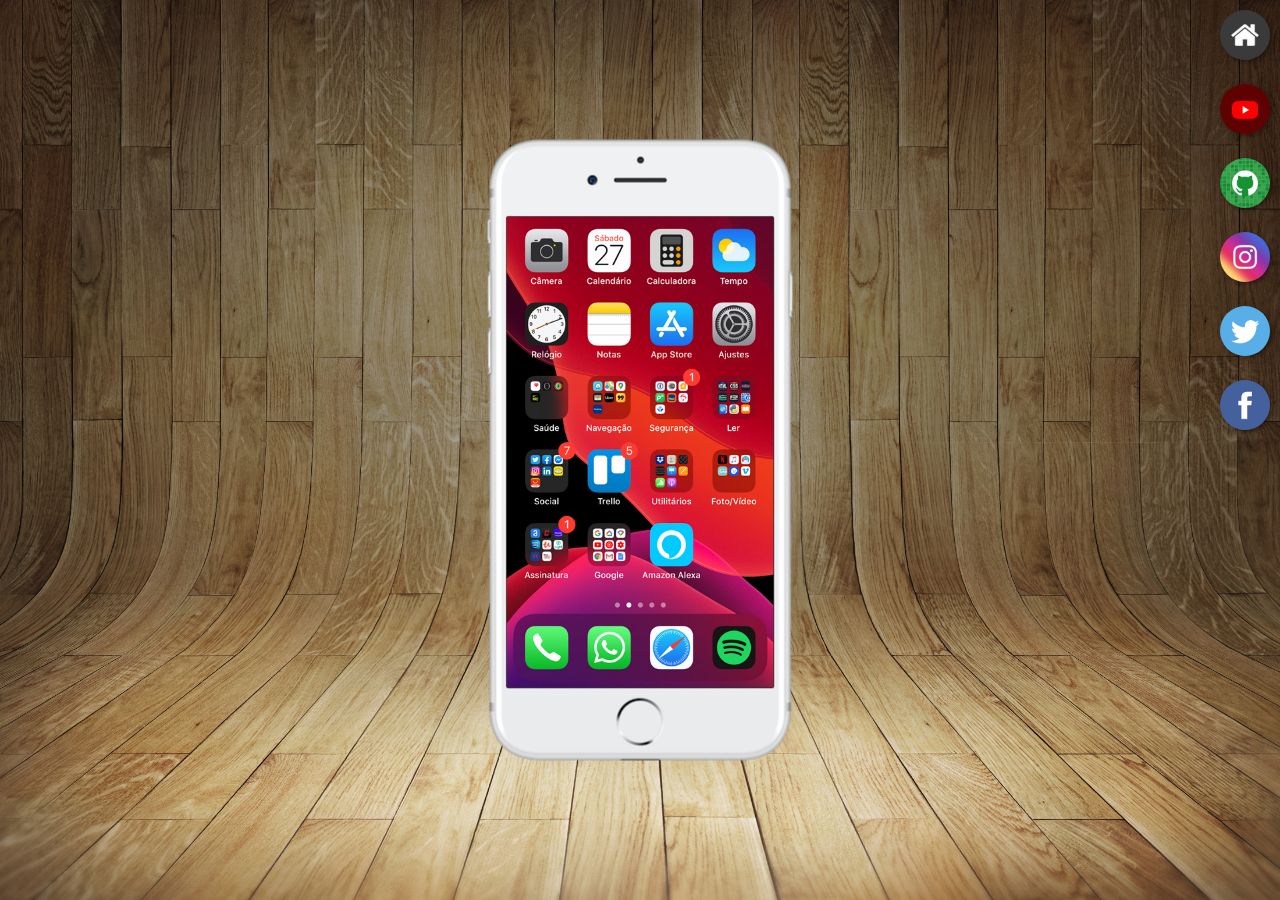
<file: index.html>
<!DOCTYPE html>
<html lang="pt-br">
<head>
    <meta charset="UTF-8">
    <meta http-equiv="X-UA-Compatible" content="IE=edge">
    <meta name="viewport" content="width=device-width, initial-scale=1.0">
    <link rel="shortcut icon" href="favicon.ico" type="image/x-icon">
    <link rel="stylesheet" href="estilos/style.css">
    <title>Projeto Redes Sociais</title>
</head>
<body>
    <main>
        <section id="telefone">
            <iframe src="home.html"  name="tela" id="tela" frameborder="0">
                Seu navegador não é compatível com isso.
            </iframe>
        </section>
        <section id="redes-sociais">
            <a href="home.html" target="tela"><img src="imagens/logo-home.jpg" alt="Home"></a><br>
            <a href="youtube.html" target="tela"><img src="imagens/logo-youtube.jpg" alt="YouTube"></a><br>
            <a href="github.html" target="tela"><img src="imagens/logo-github.jpg" alt="GitHub"></a><br>
            <a href="instagram.html" target="tela"><img src="imagens/logo-instagram.jpg" alt="Instagram"></a><br>
            <a href="twitter.html" target="tela"><img src="imagens/logo-twitter.jpg" alt="Twitter"></a><br>
            <a href="facebook.html" target="tela"><img src="imagens/logo-facebook.jpg" alt="Facebook"></a>
        </section>
    </main>

</body>
</html>
</file>
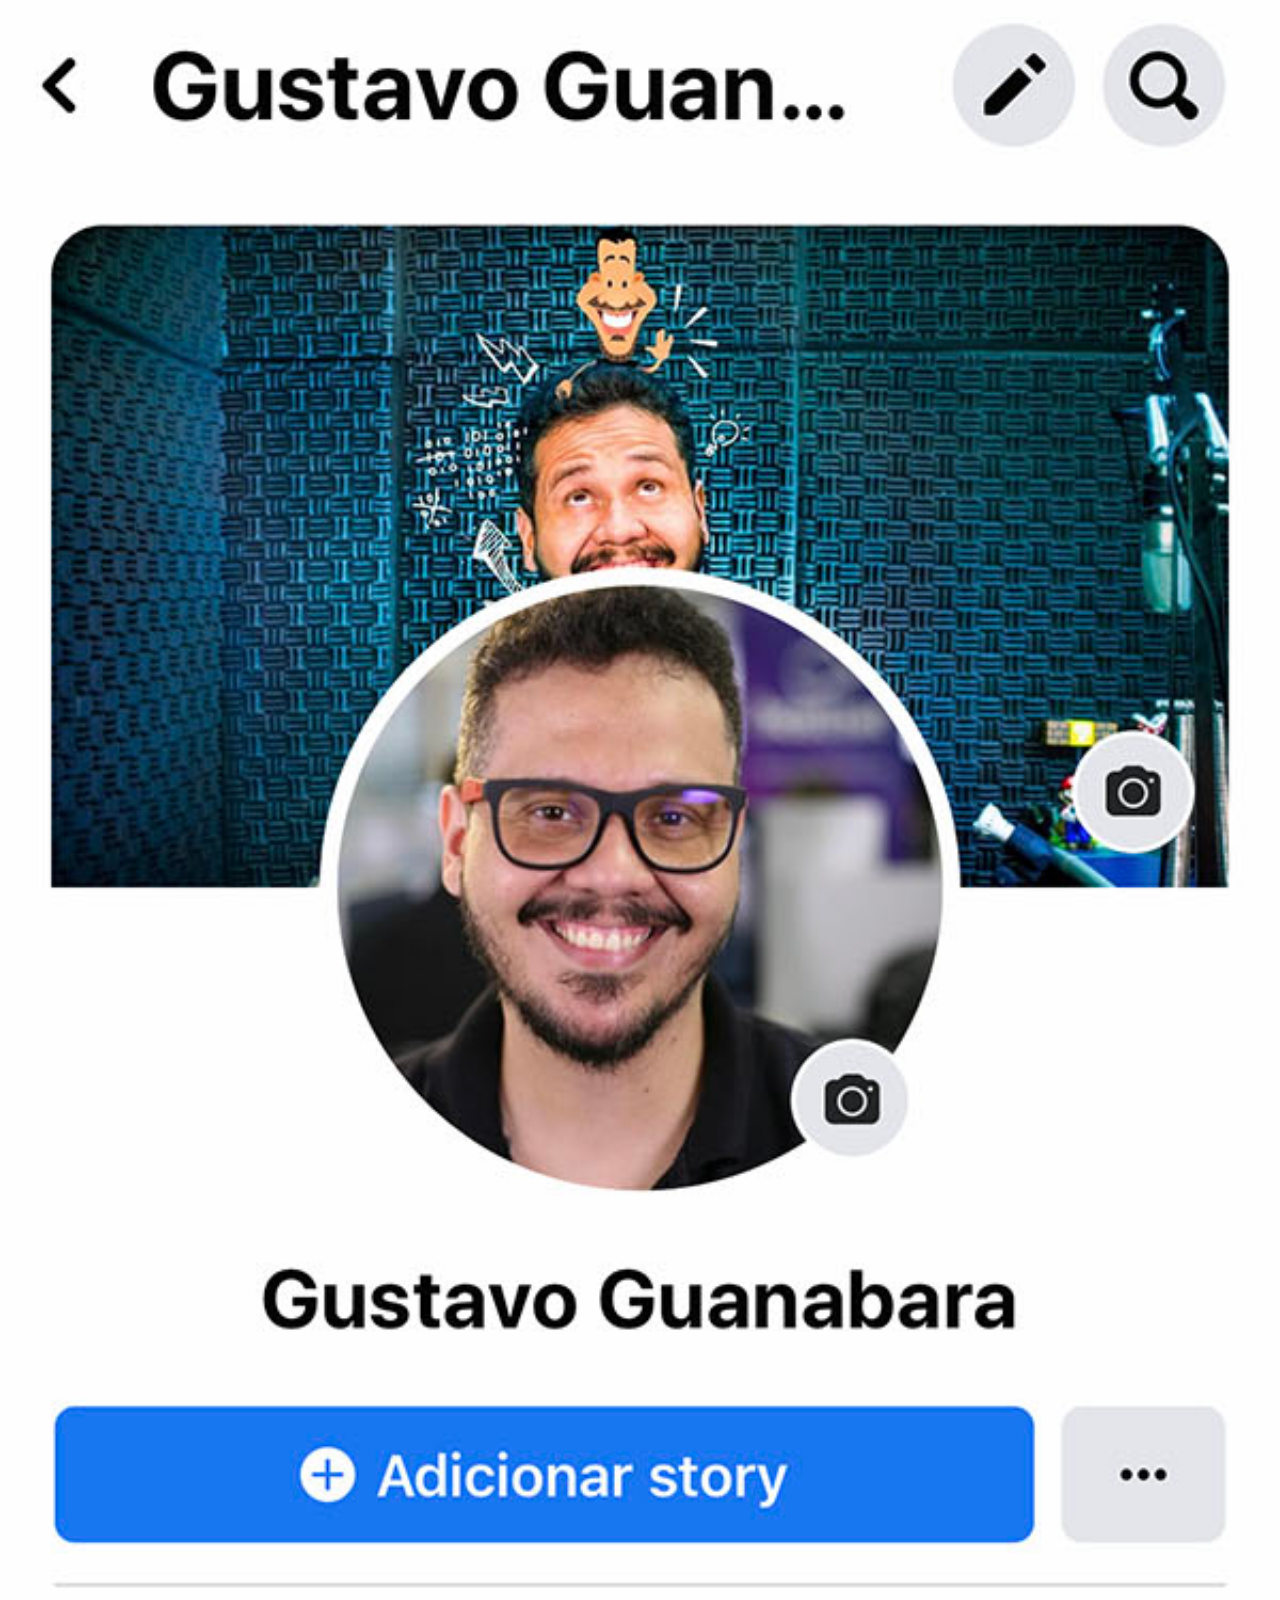
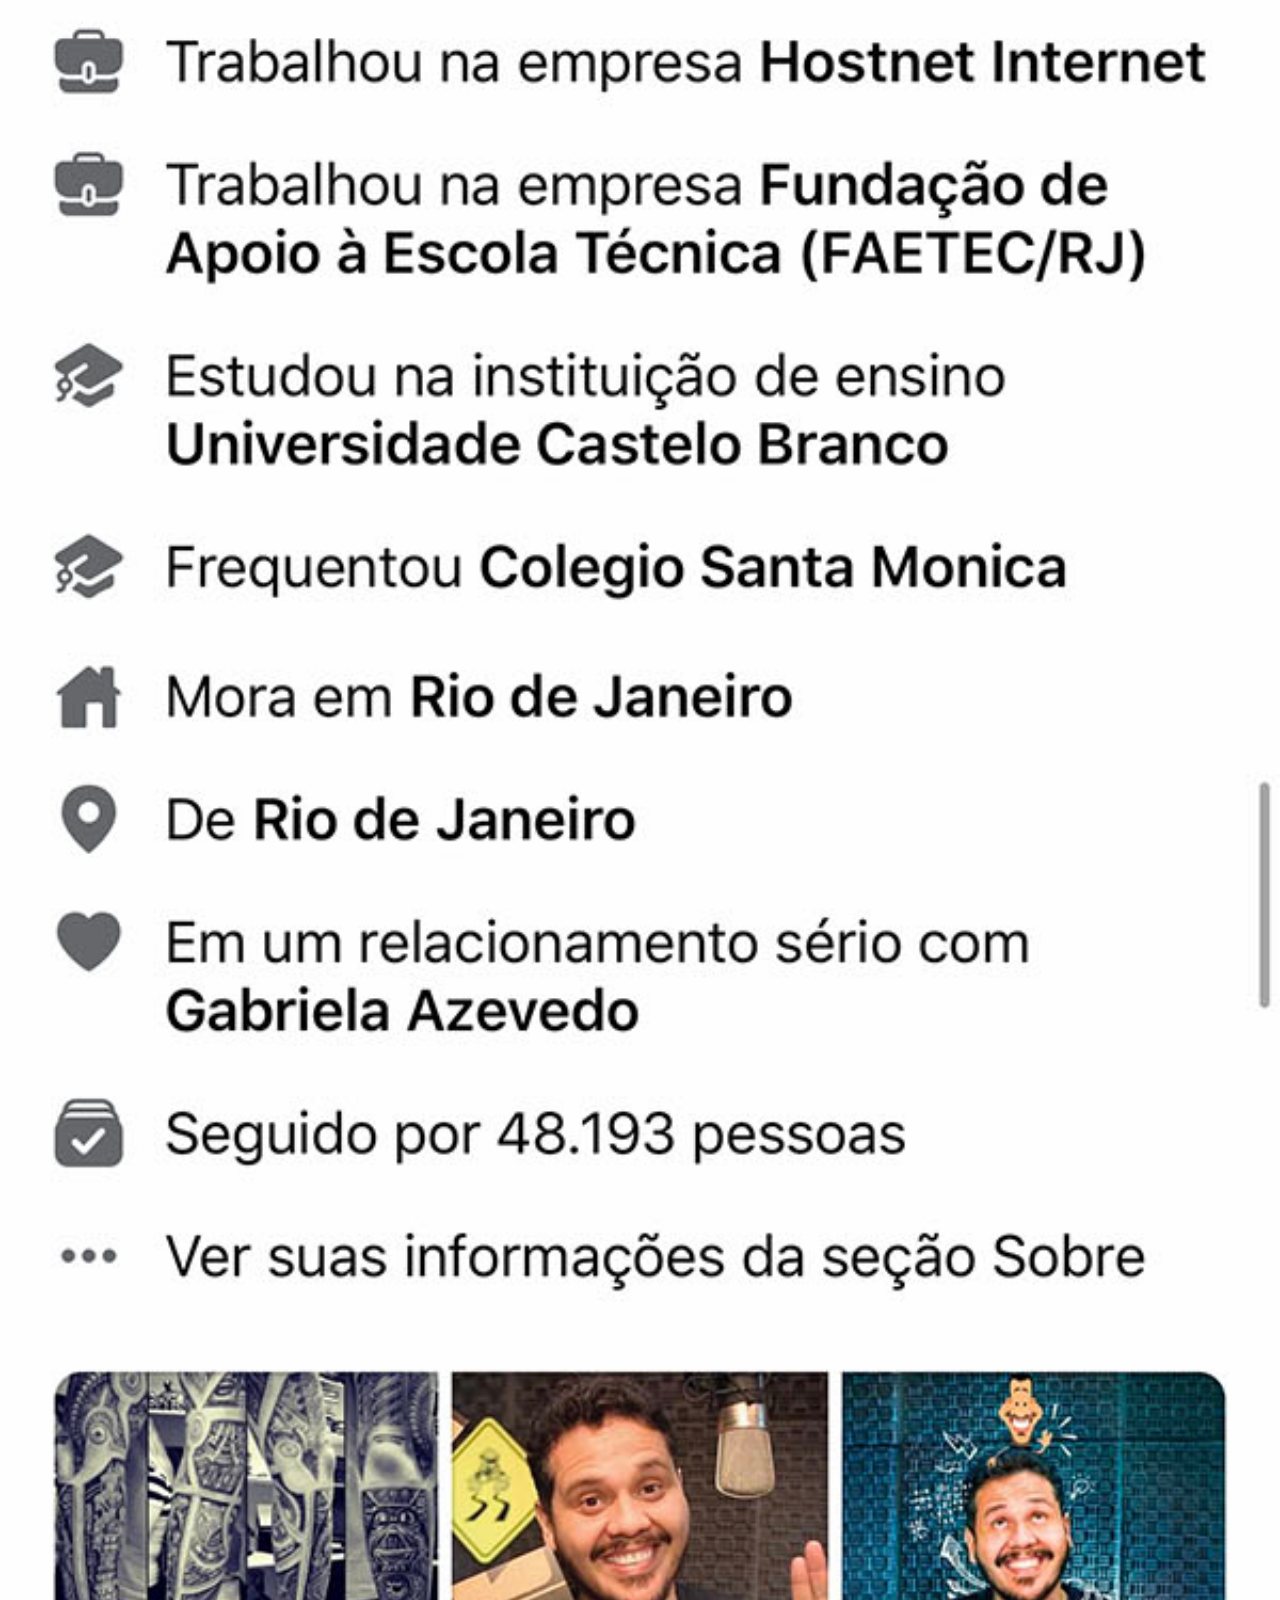
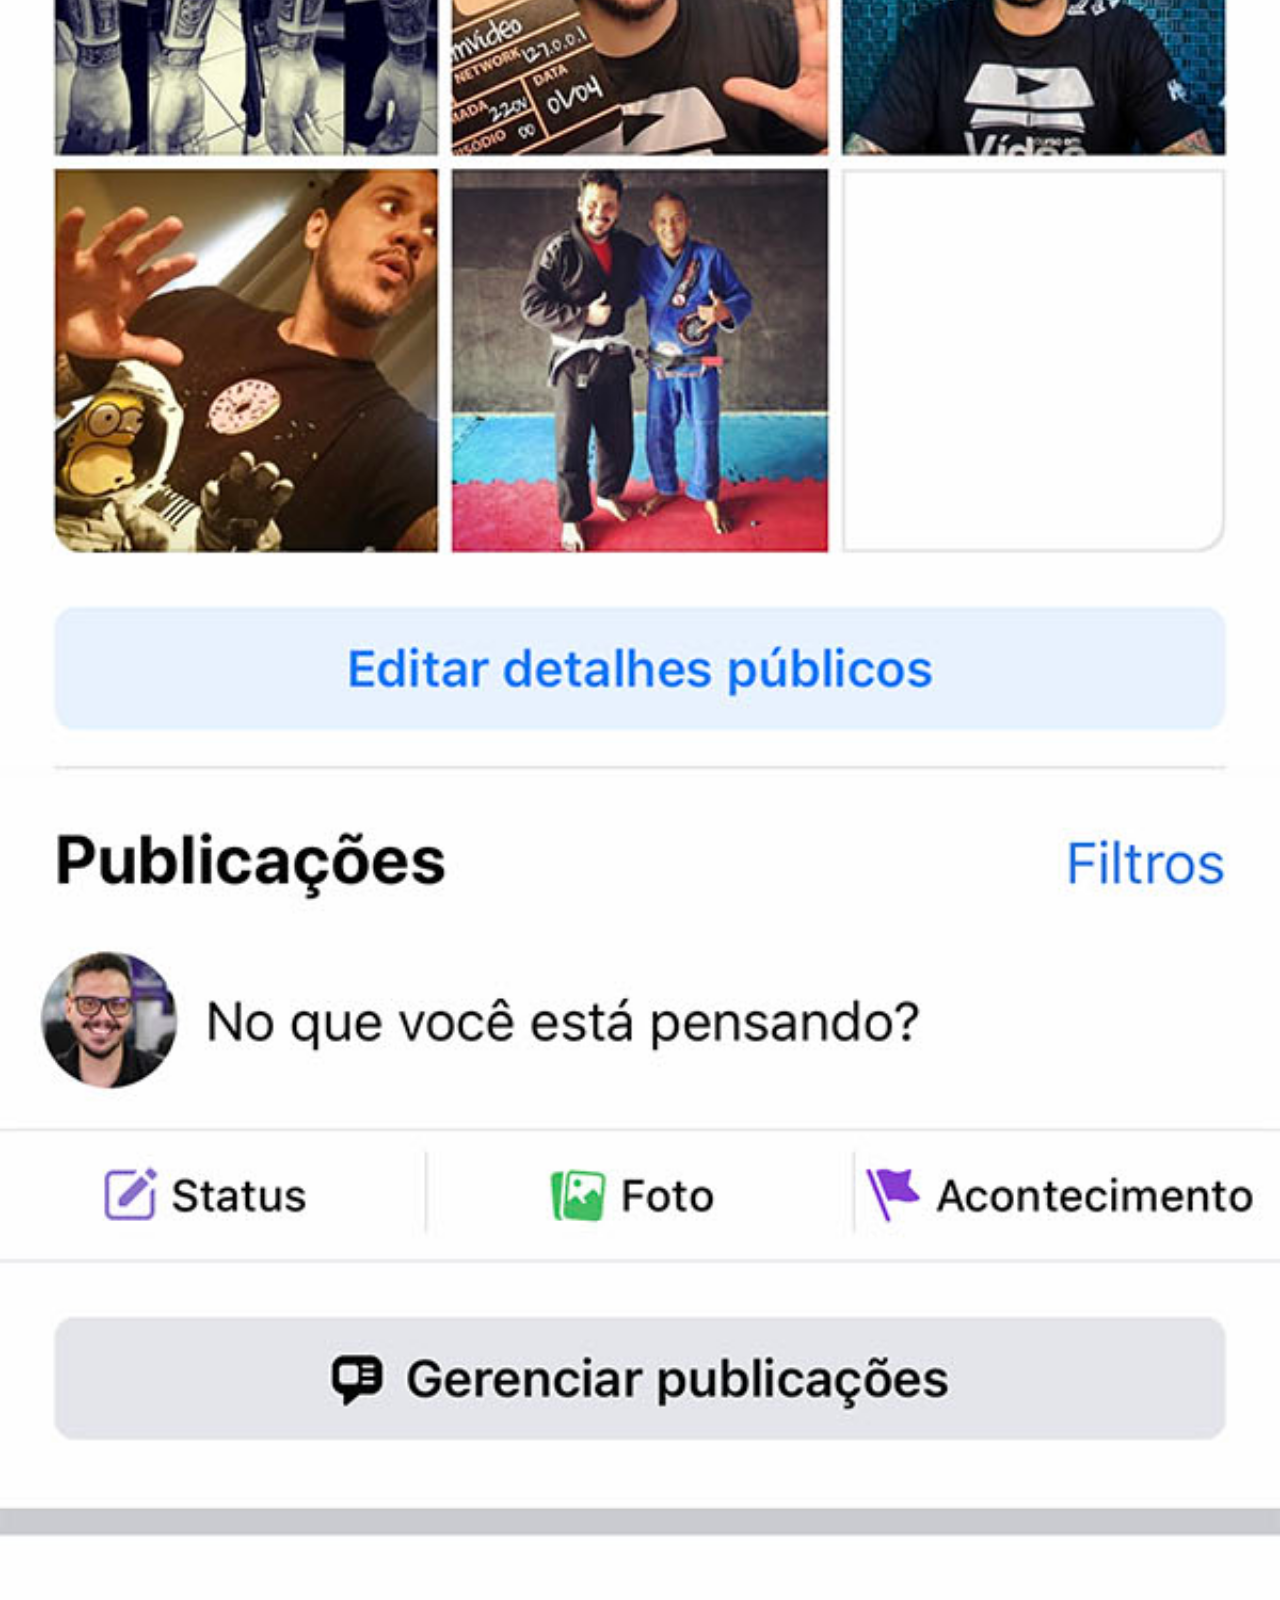
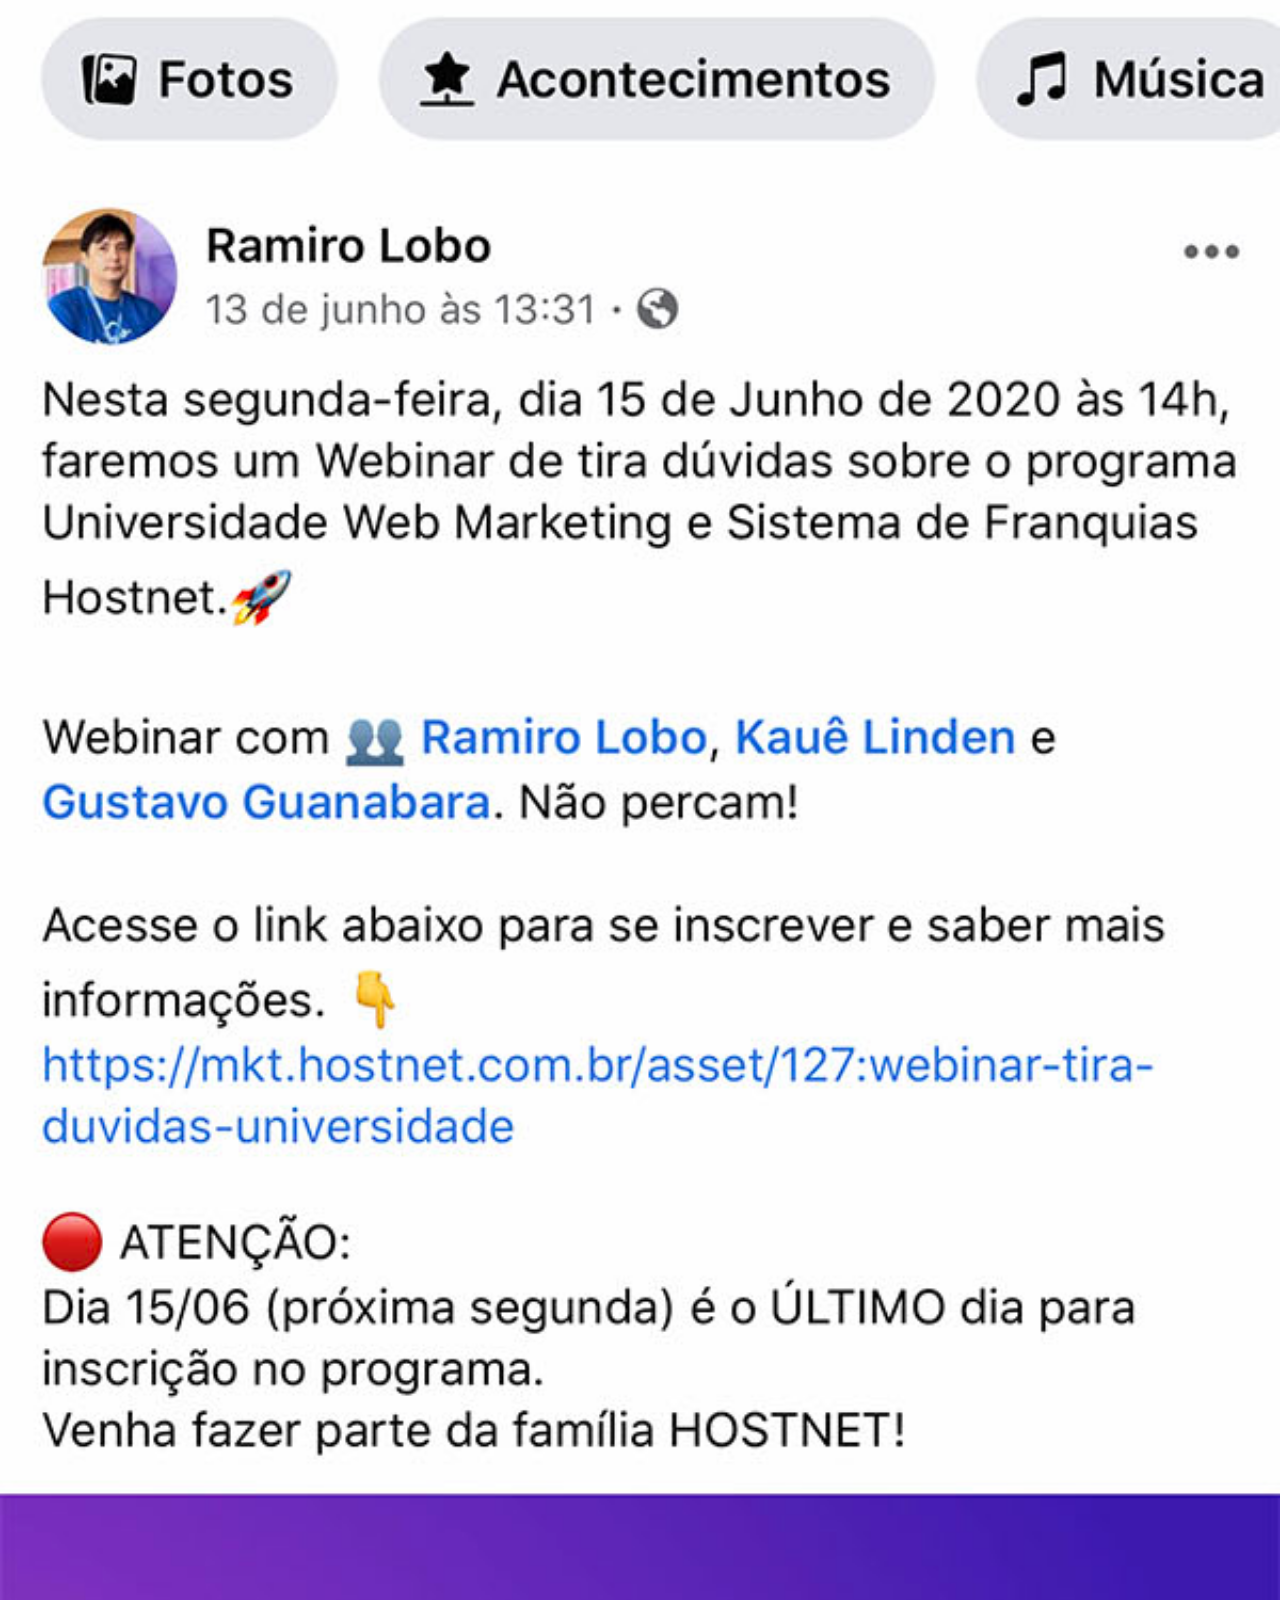
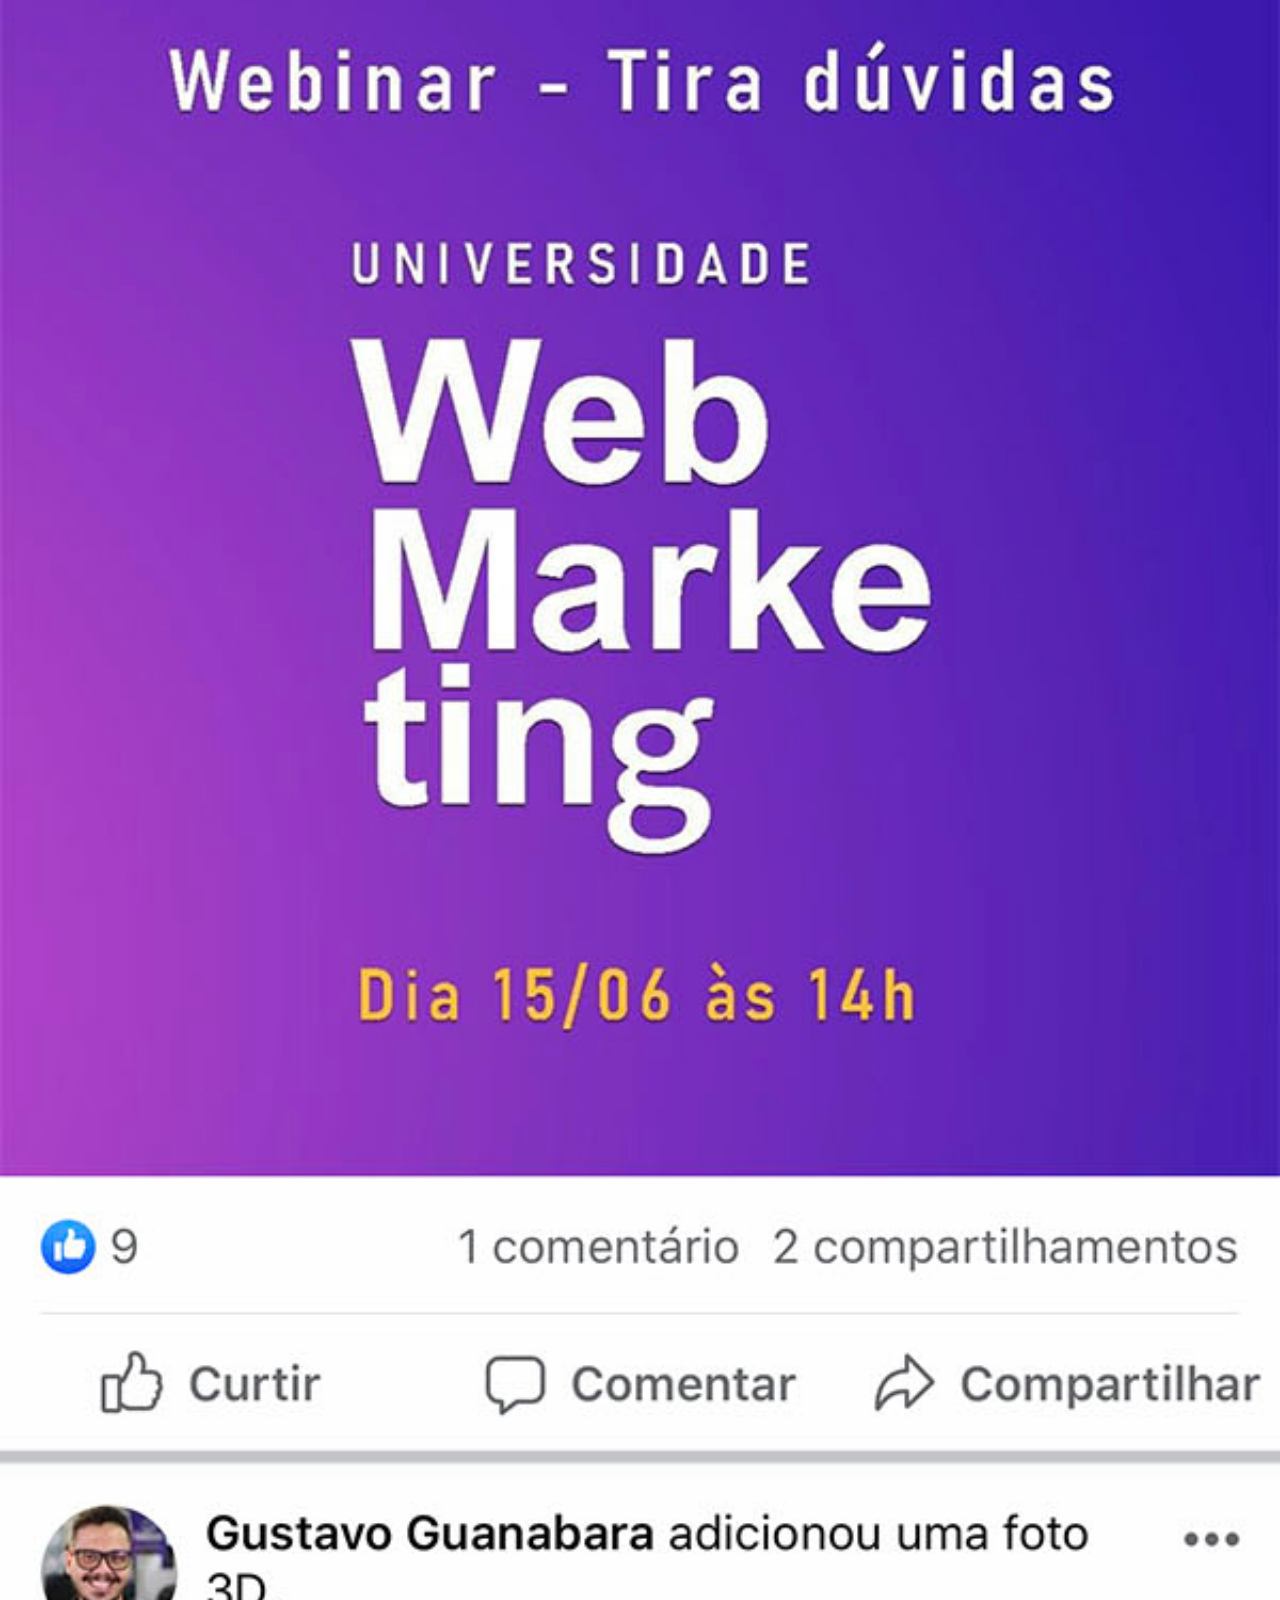
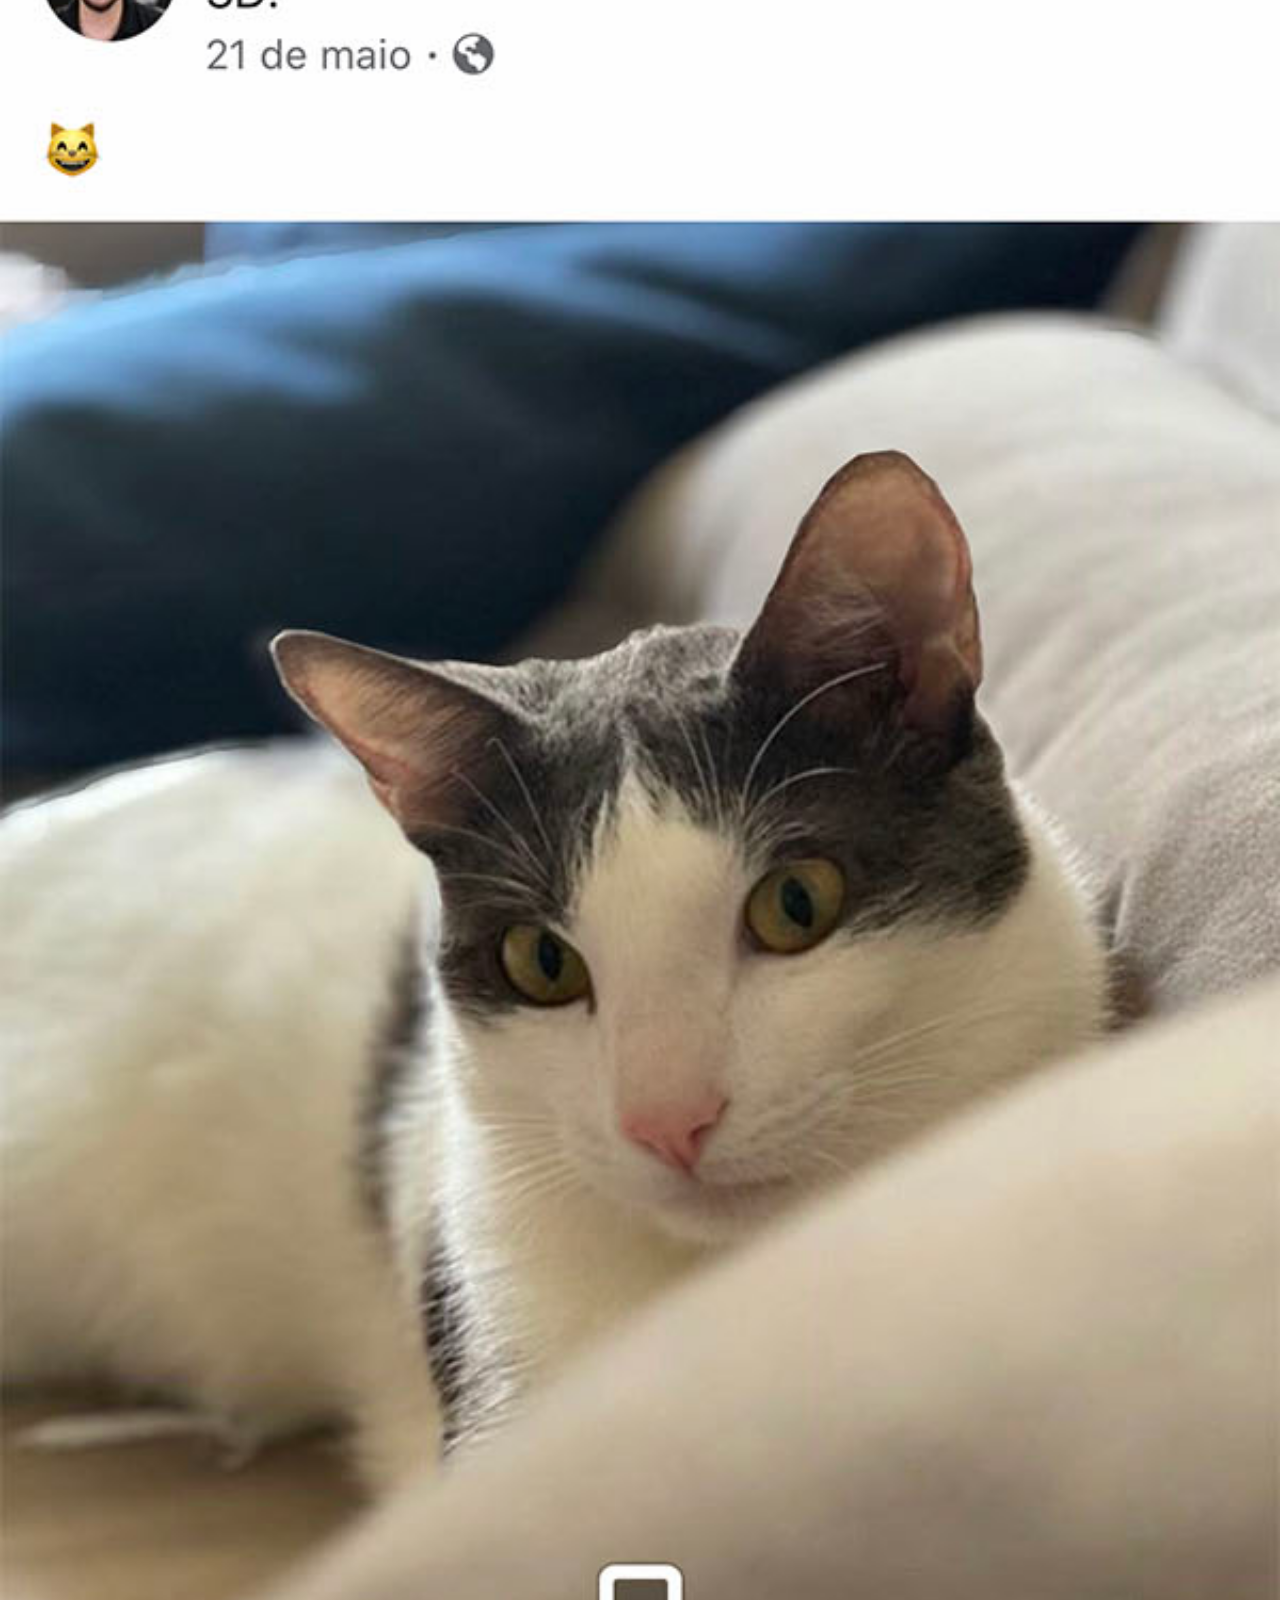
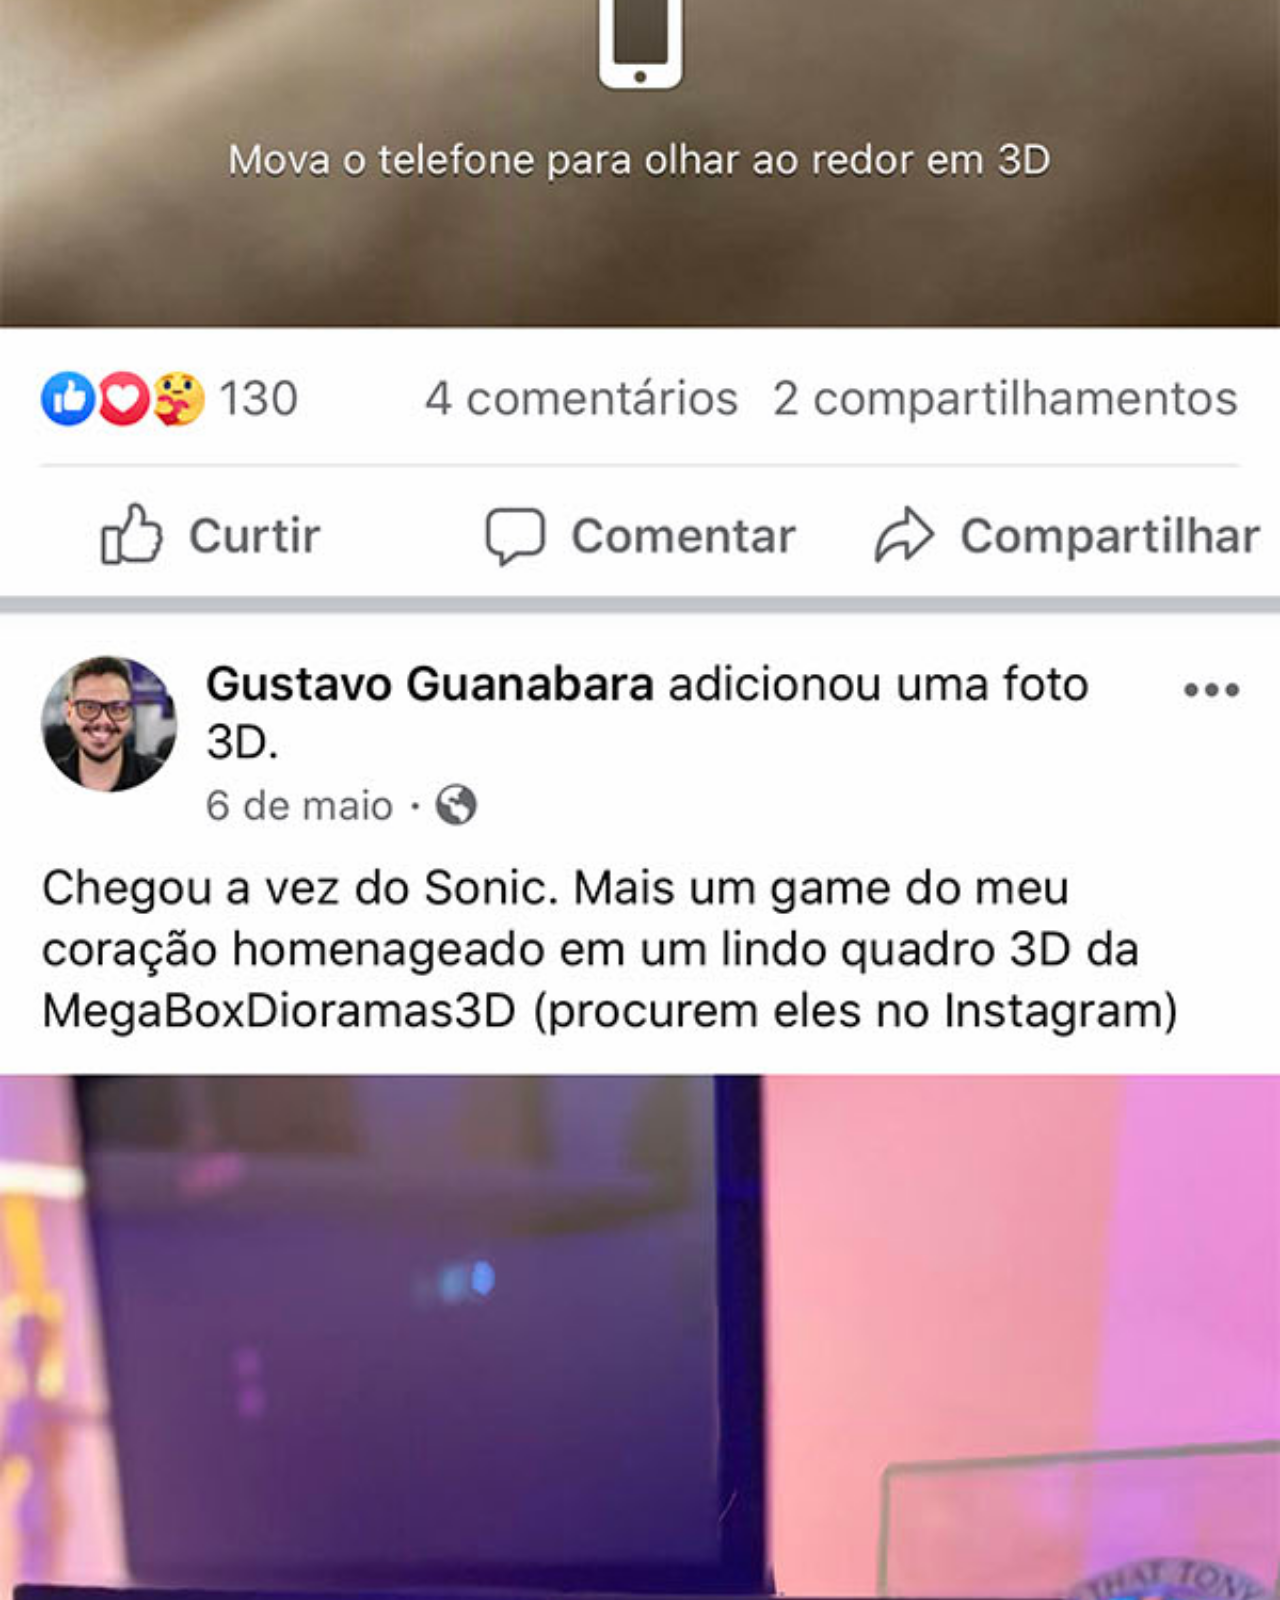
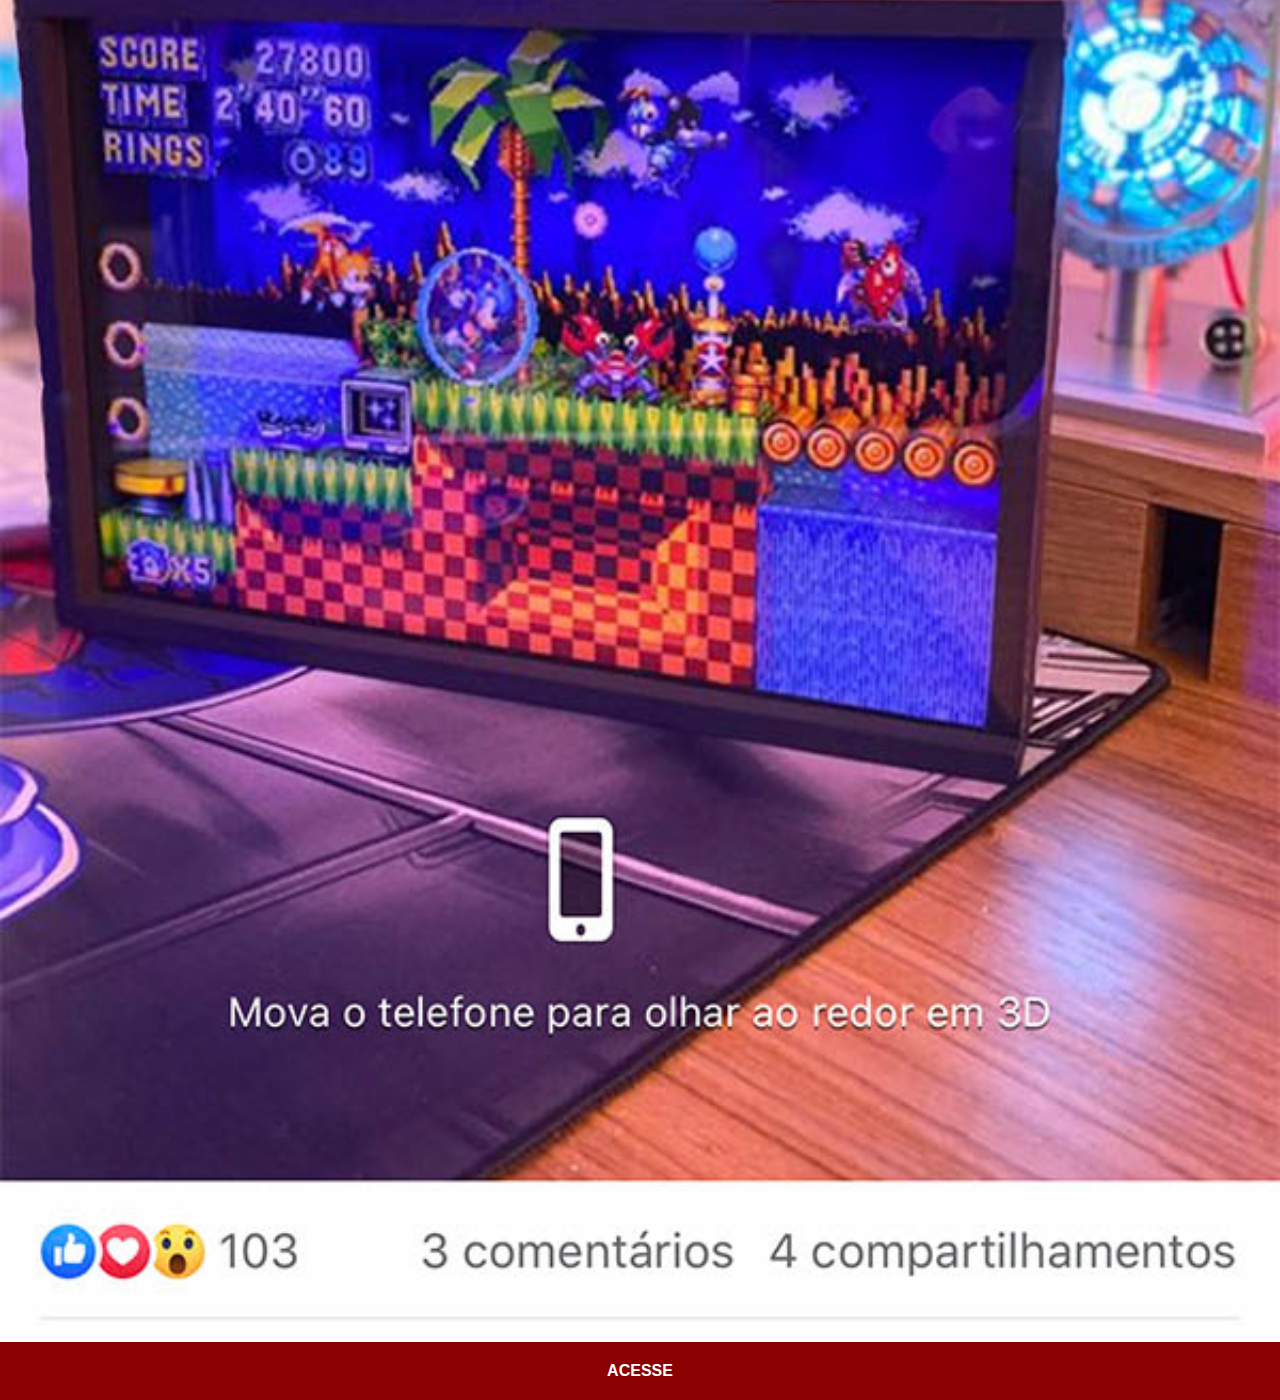
<file: facebook.html>
<!DOCTYPE html>
<html lang="pt-br">
<head>
    <meta charset="UTF-8">
    <meta http-equiv="X-UA-Compatible" content="IE=edge">
    <meta name="viewport" content="width=device-width, initial-scale=1.0">
    <title>YouTube</title>
    <link rel="stylesheet" href="estilos/social.css">
</head>
<body>
    <img src="imagens/tela-facebook.jpg" alt="">
    <a href="https://www.facebook.com/gustavoguanabara" target="_blank">ACESSE</a>
</body>
</html>
</file>
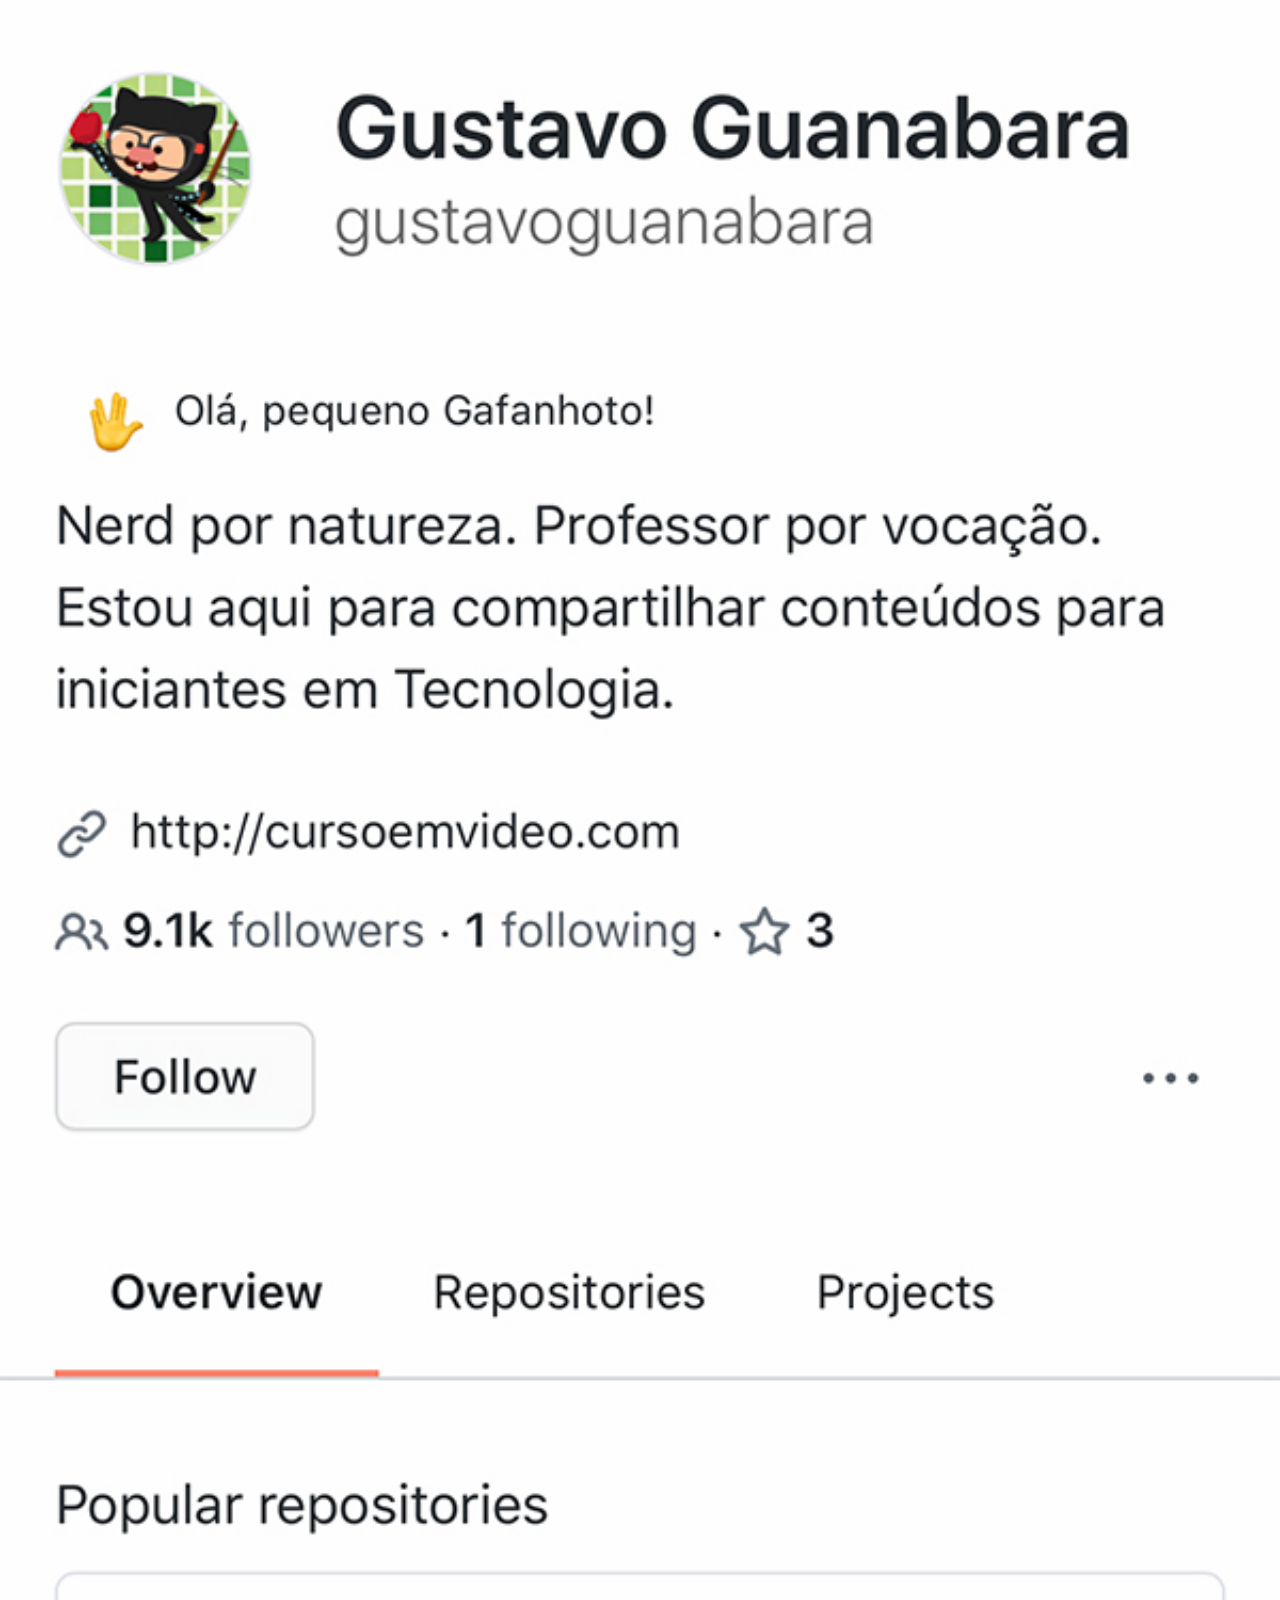
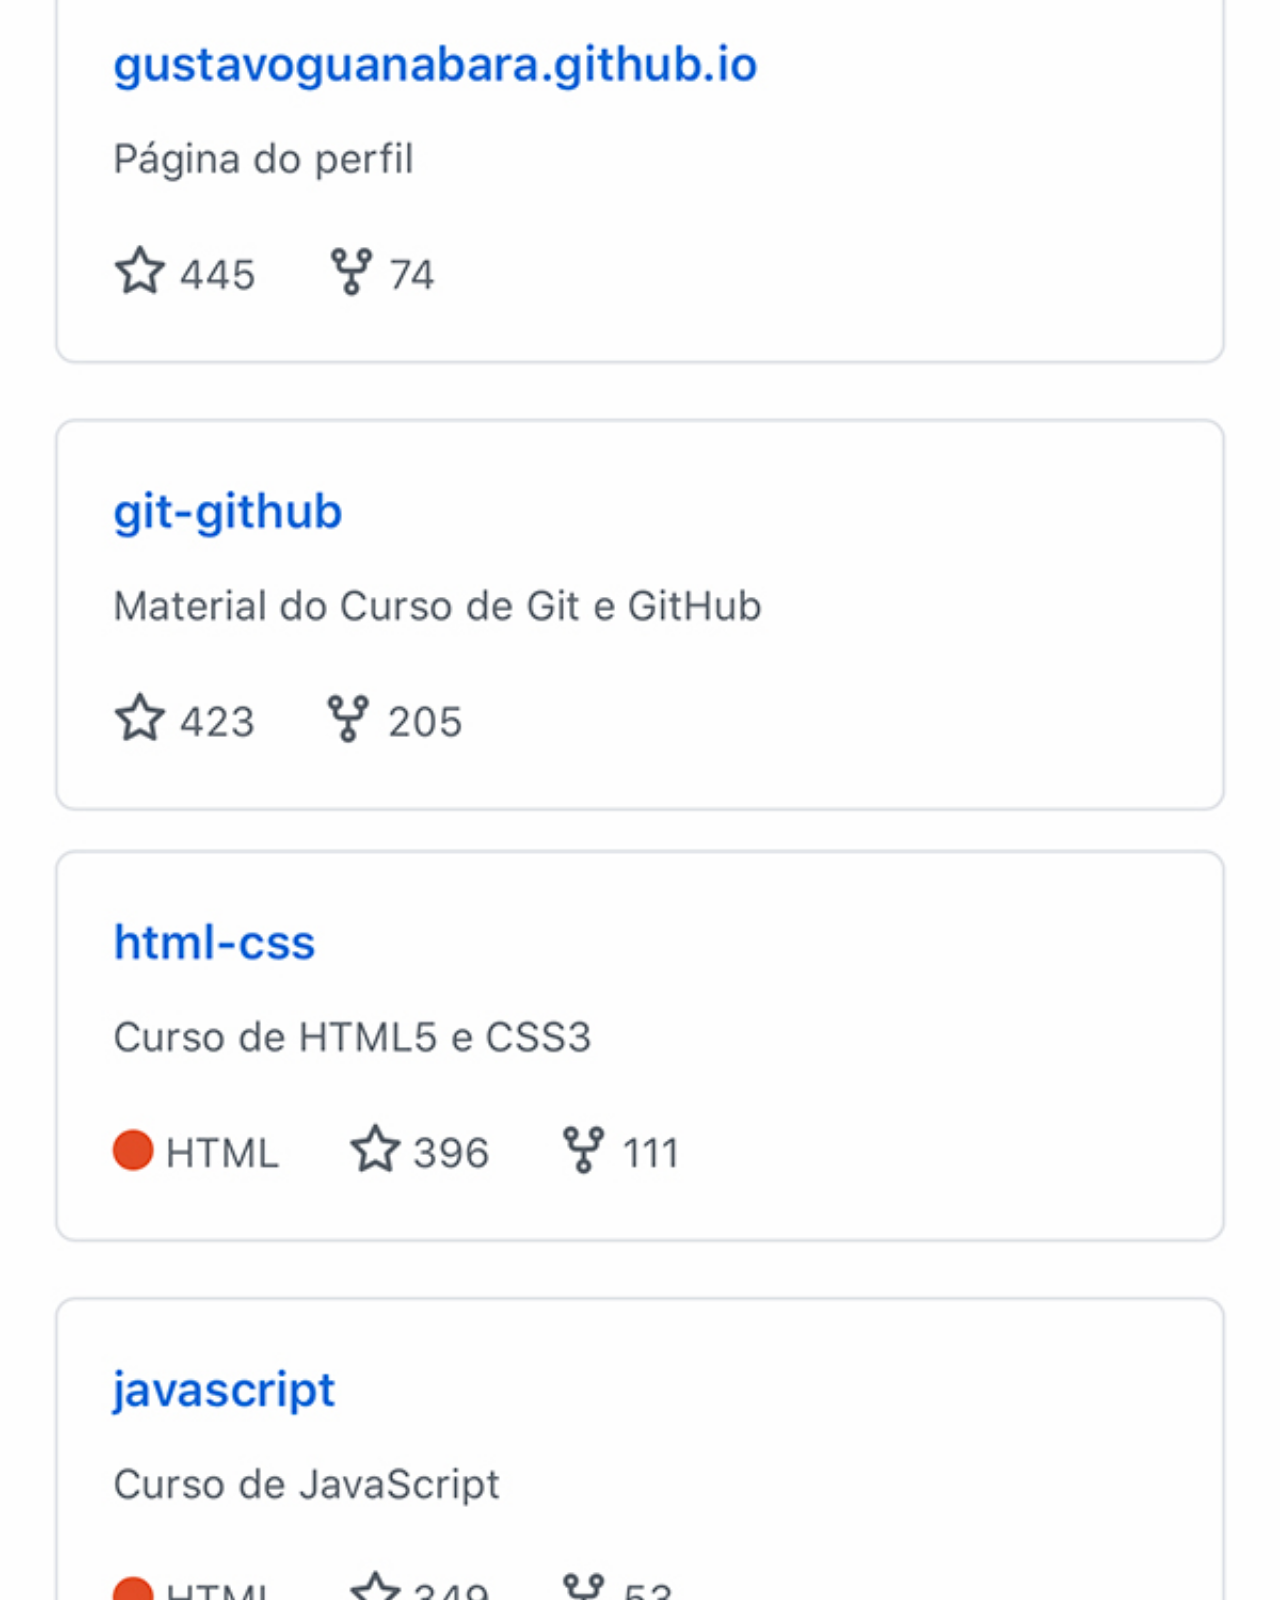
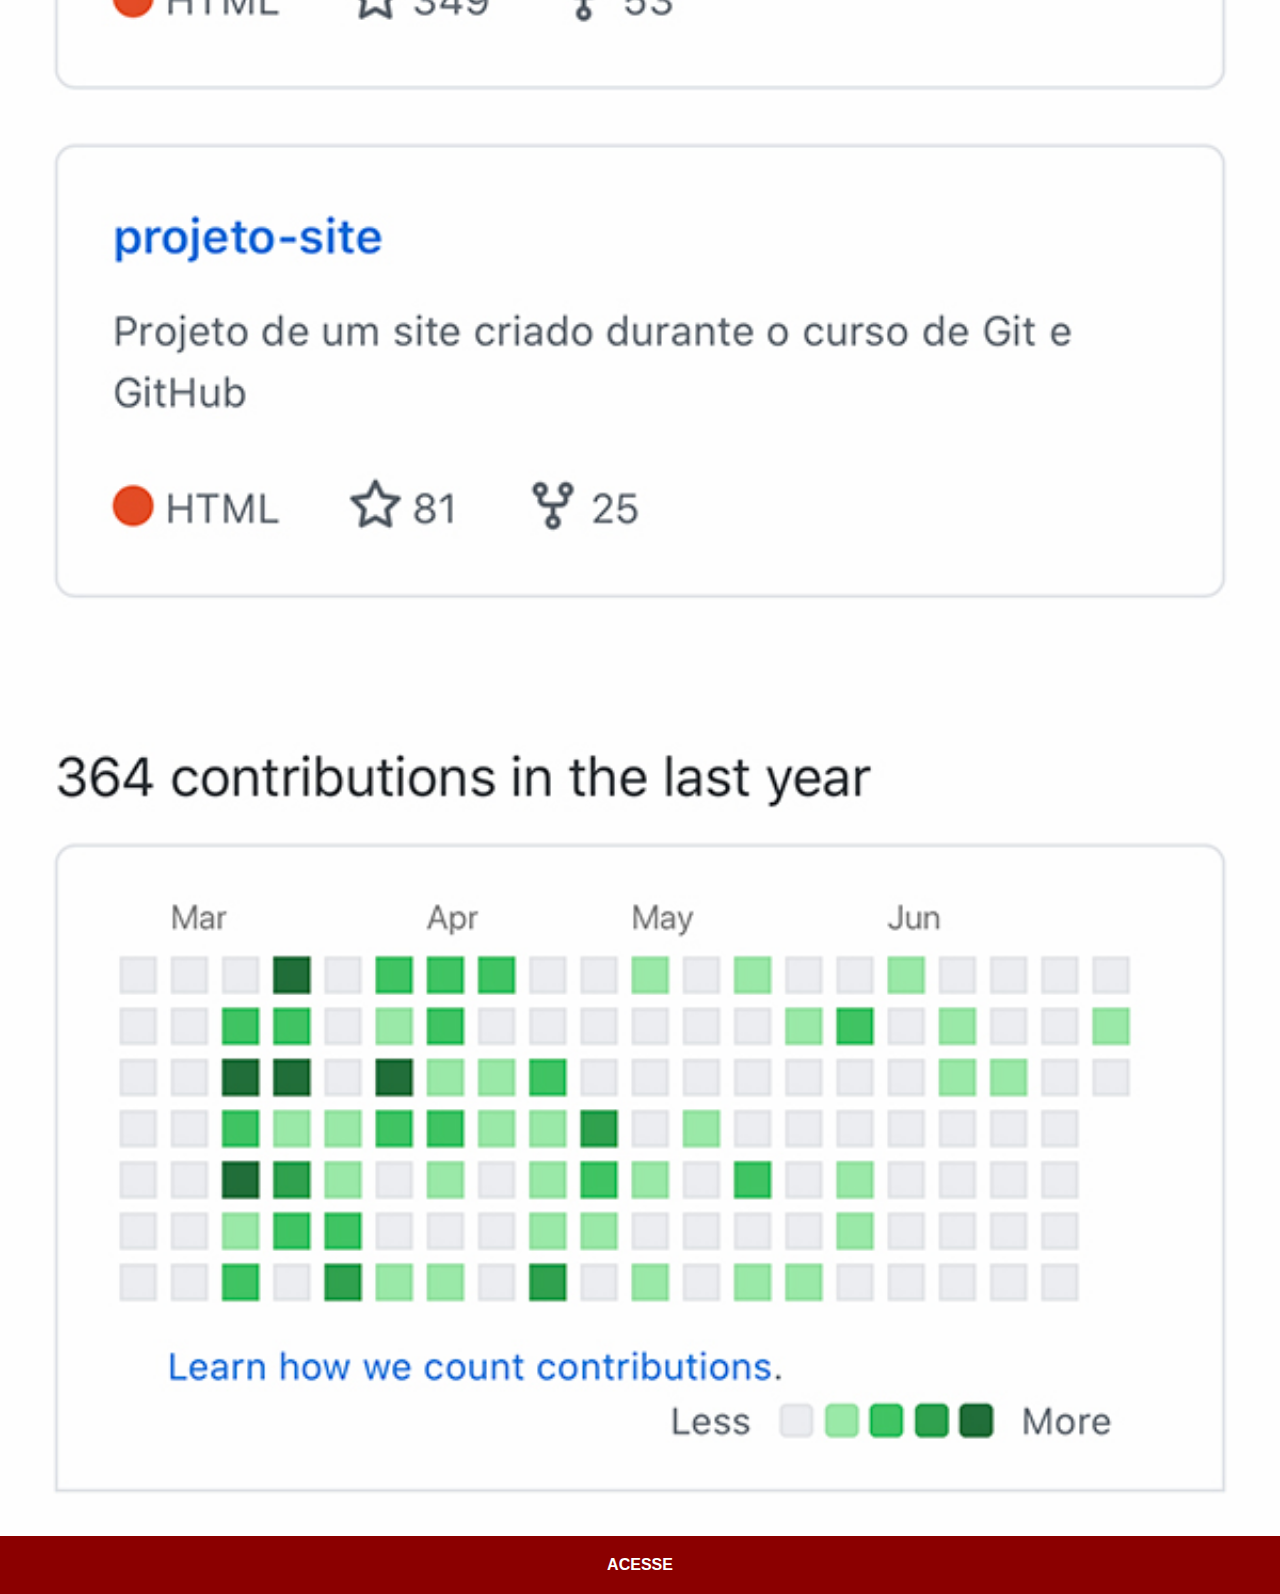
<file: github.html>
<!DOCTYPE html>
<html lang="pt-br">
<head>
    <meta charset="UTF-8">
    <meta http-equiv="X-UA-Compatible" content="IE=edge">
    <meta name="viewport" content="width=device-width, initial-scale=1.0">
    <title>GitHub</title>
    <link rel="stylesheet" href="estilos/social.css">
</head>
<body>
    <img src="imagens/tela-github.jpg" alt="GitHub">
    <a href="https://github.com/gustavoguanabara/" target="_blank">ACESSE</a>
    
</body>
</html>
</file>
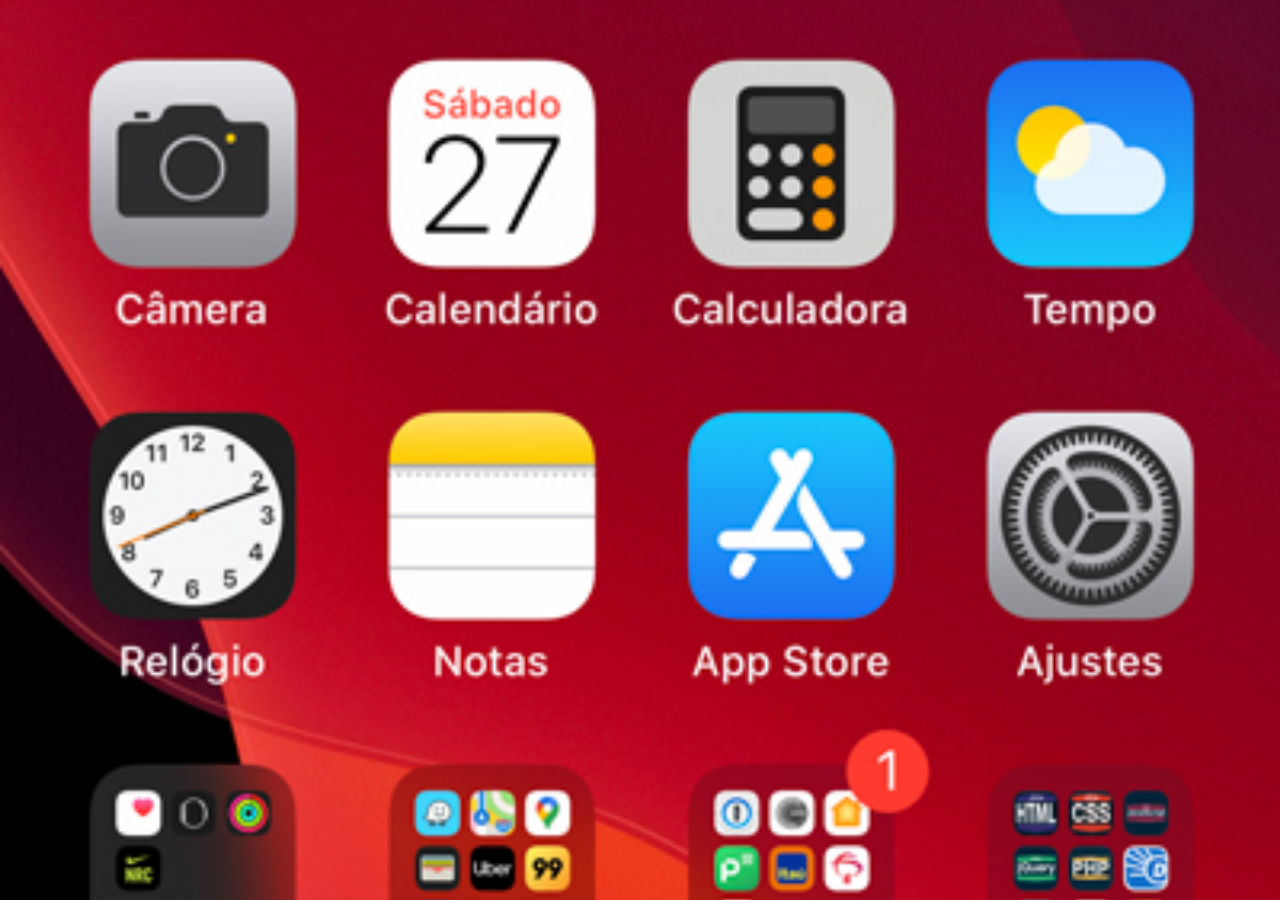
<file: home.html>
<!DOCTYPE html>
<html lang="pt-br">
<head>
    <meta charset="UTF-8">
    <meta http-equiv="X-UA-Compatible" content="IE=edge">
    <meta name="viewport" content="width=device-width, initial-scale=1.0">
    <title>Home</title>
    <style>
        * {
            margin: 0px;
            padding: 0px;
        }

        body {
            width: 100vw;
            height: 100vh;
            background: black url('imagens/tela-home.jpg') no-repeat top center;        
            background-size: cover;
        }
    </style>
</head>
<body>
    
</body>
</html>
</file>
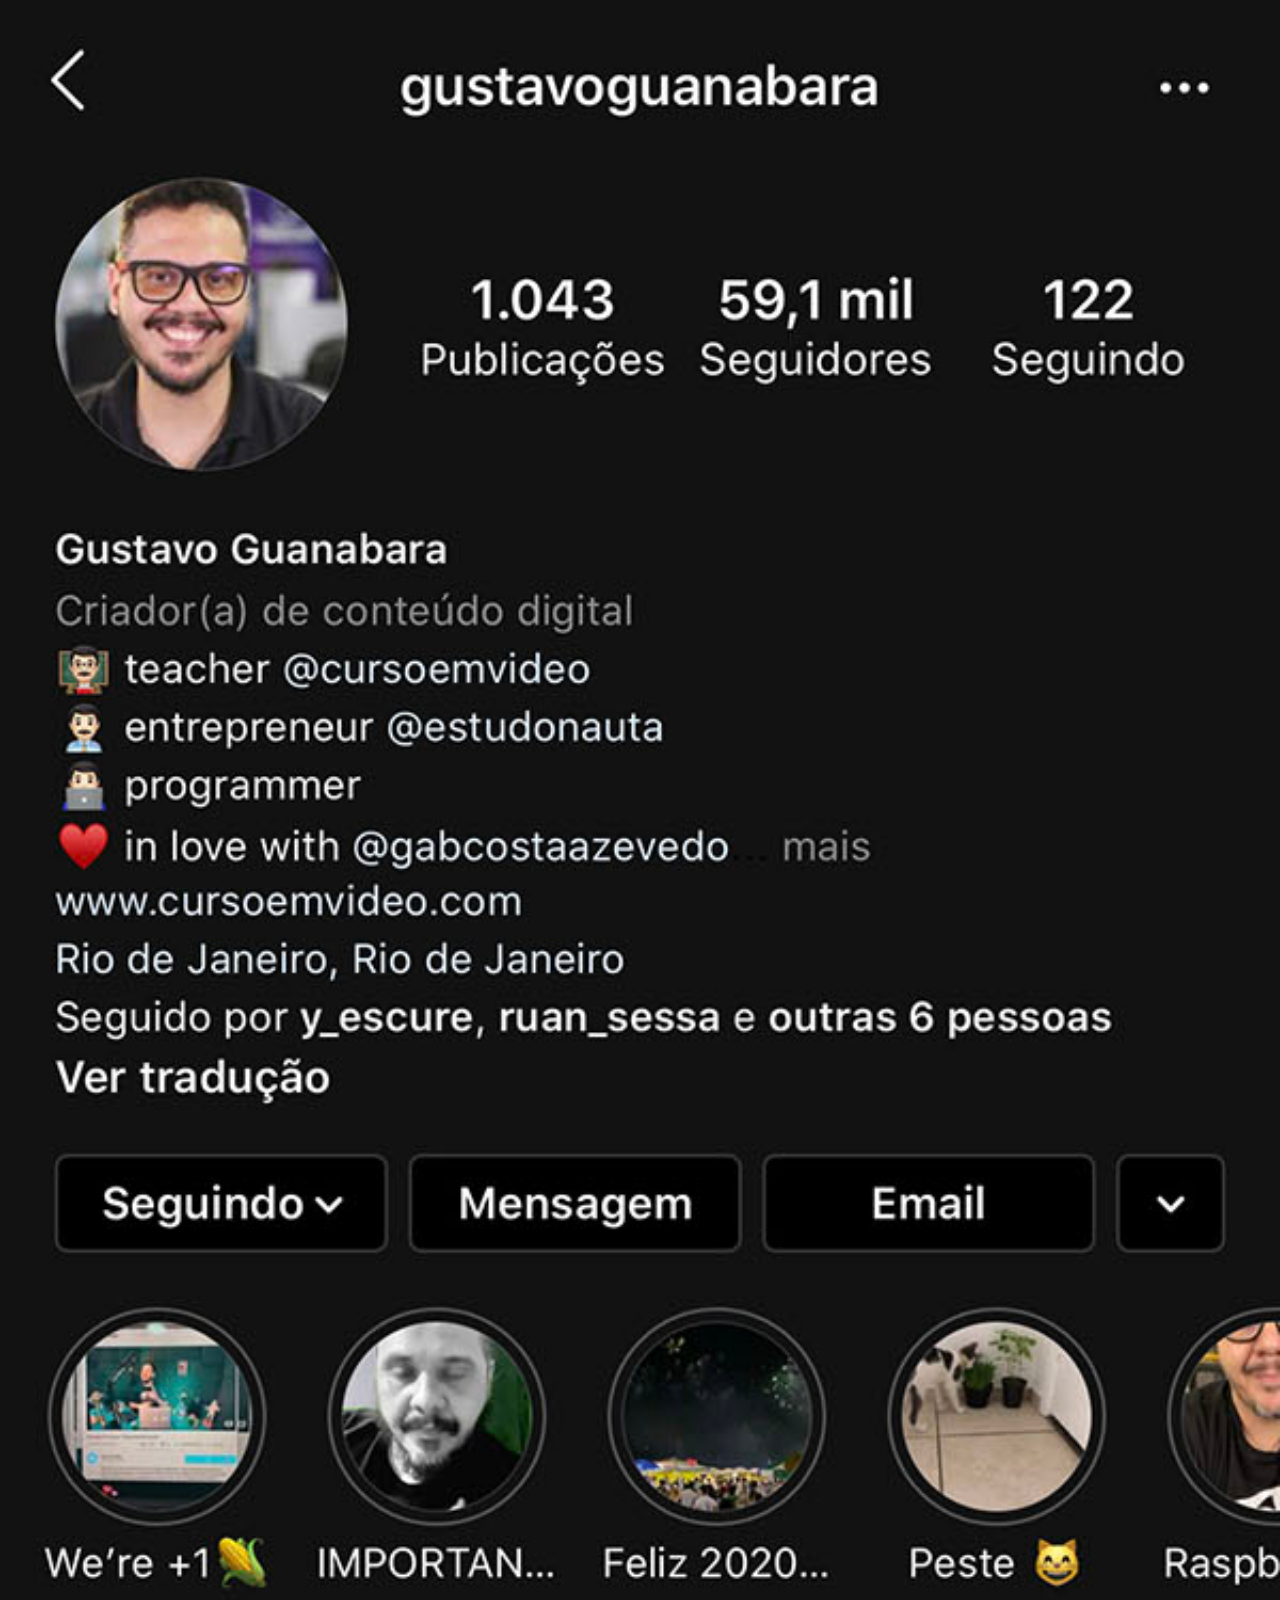
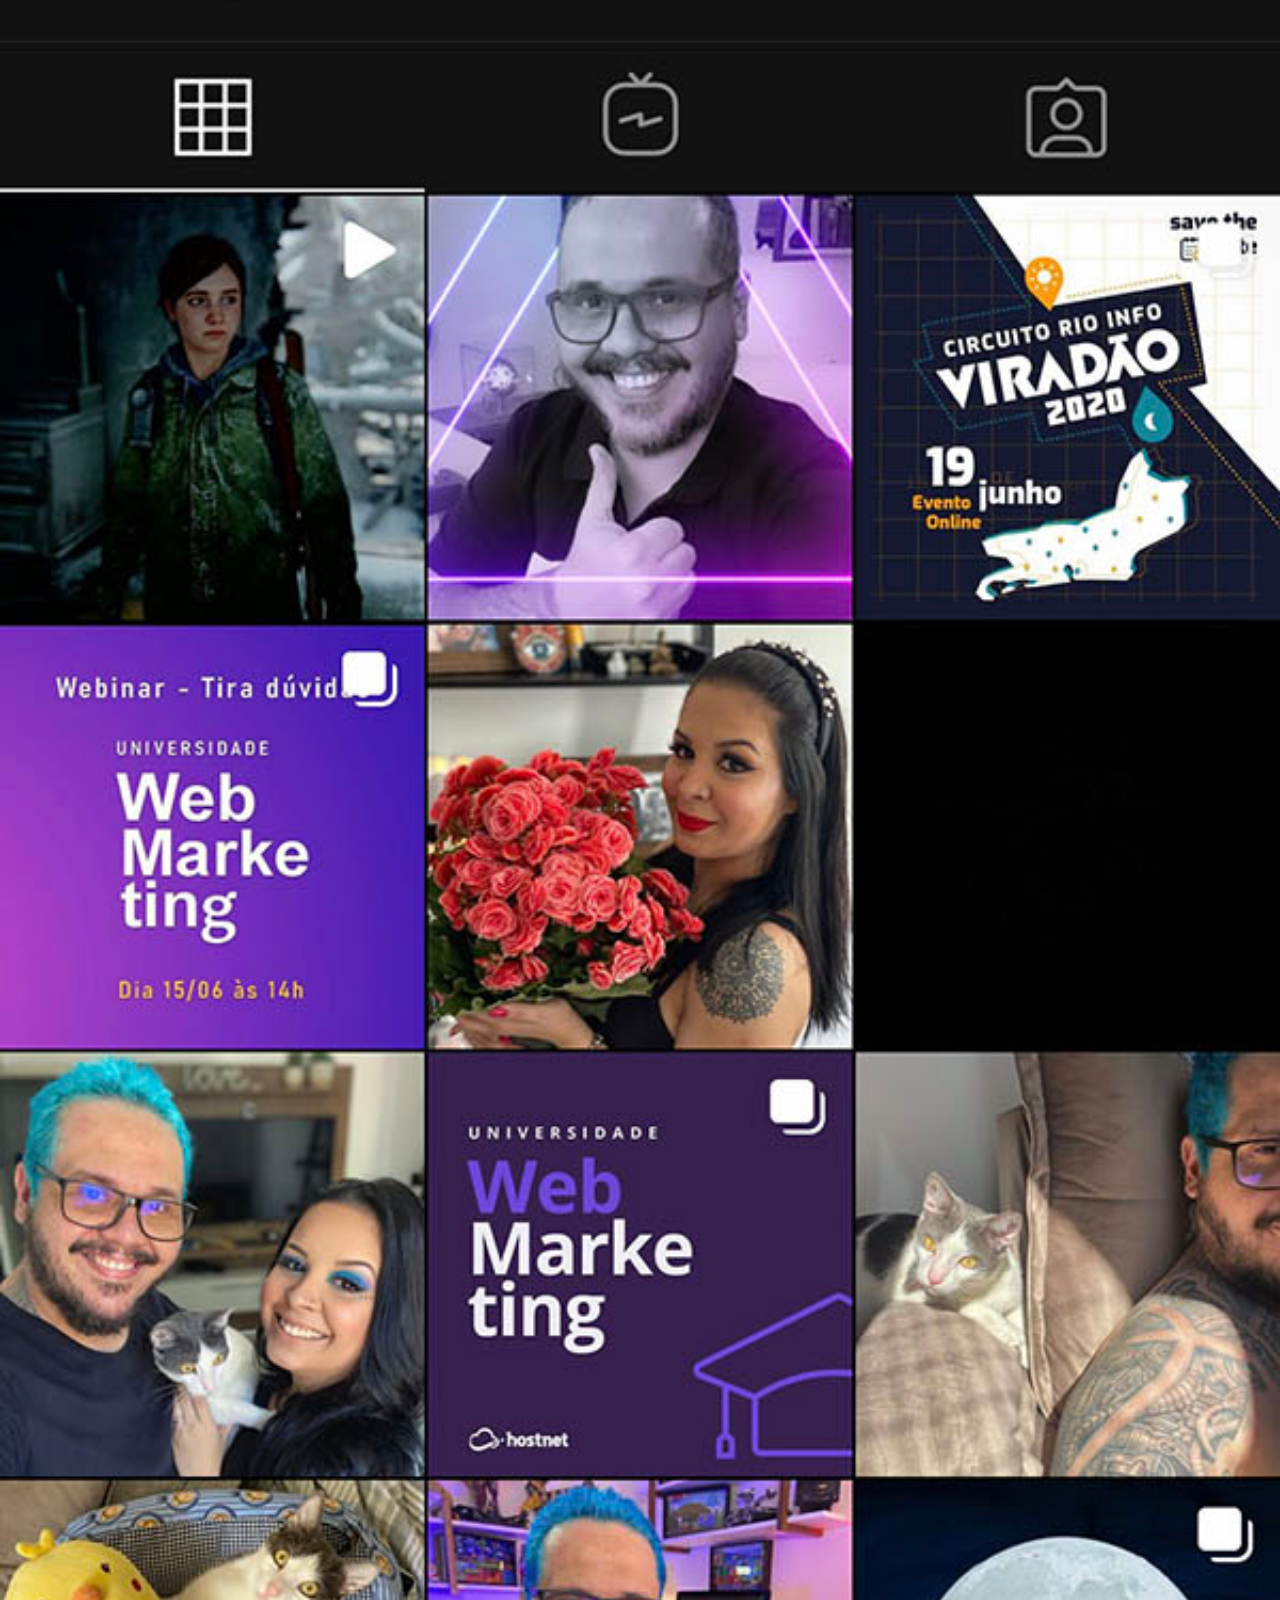
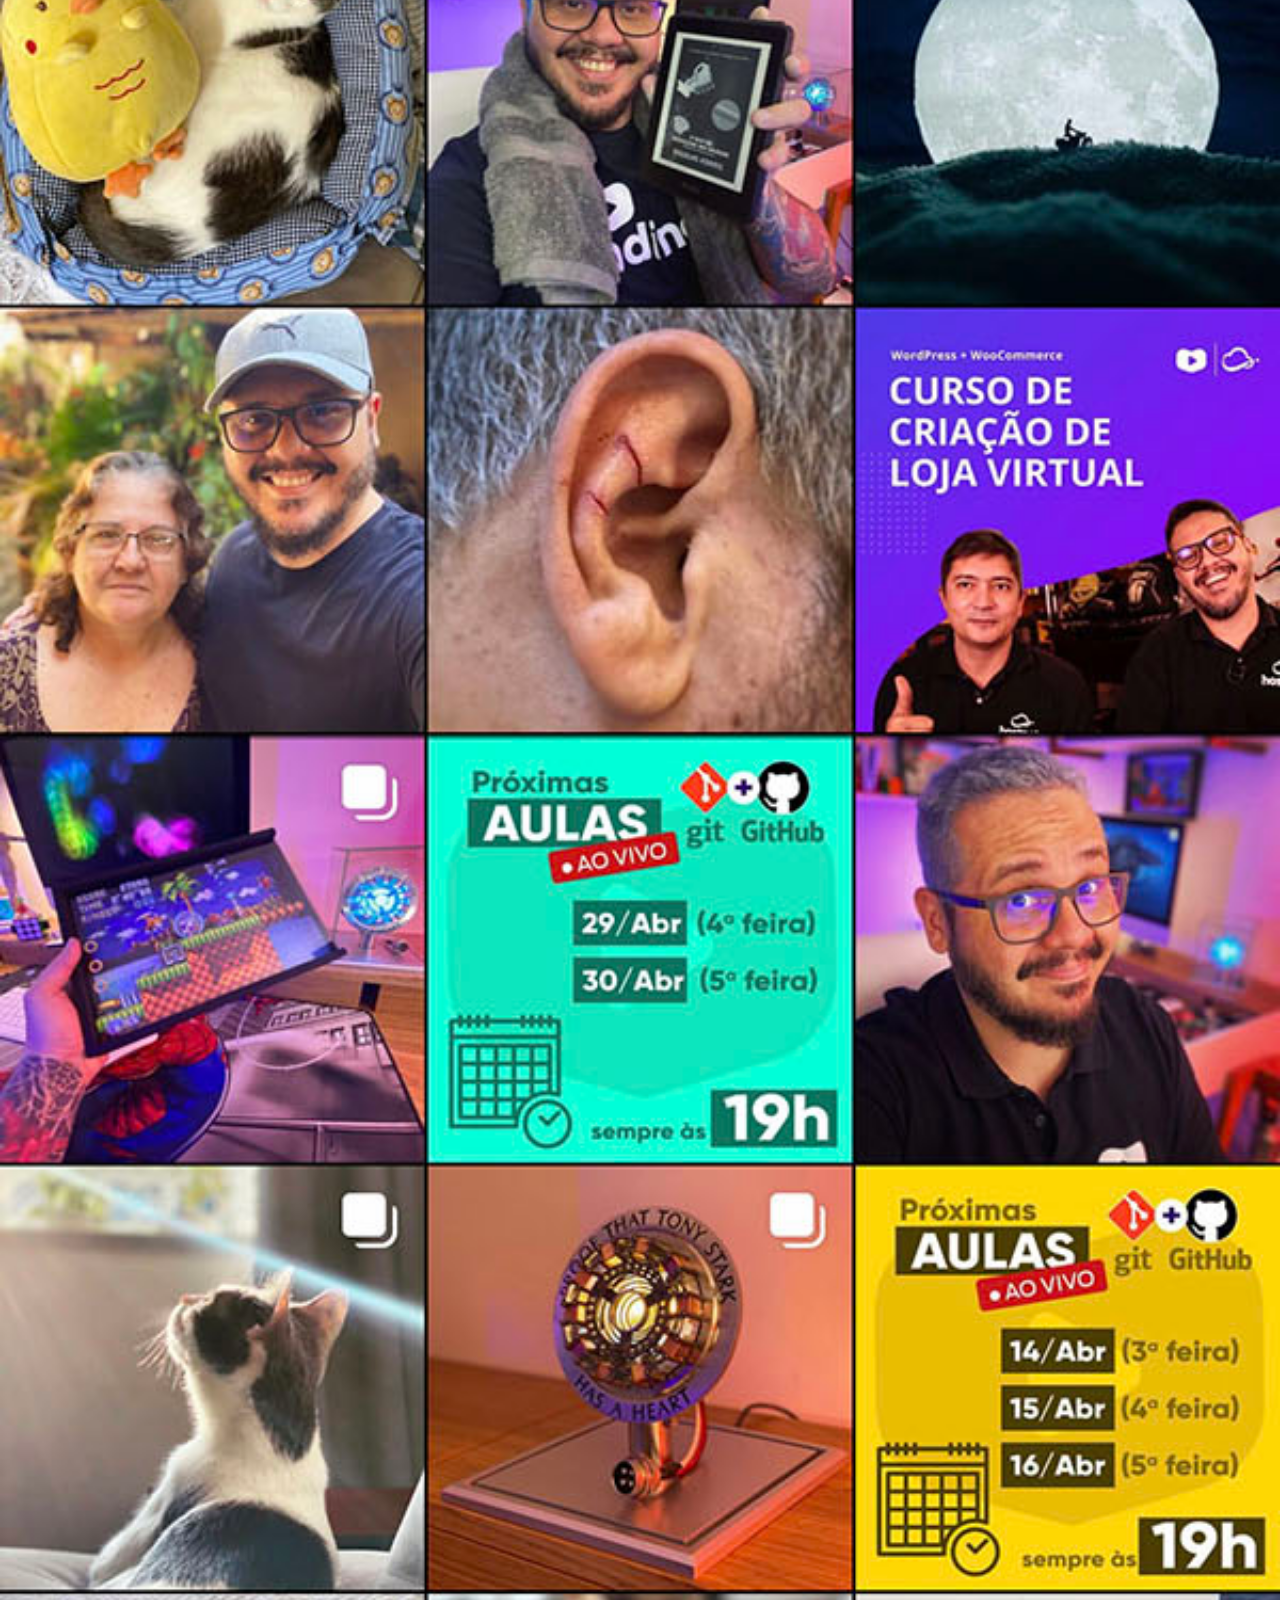
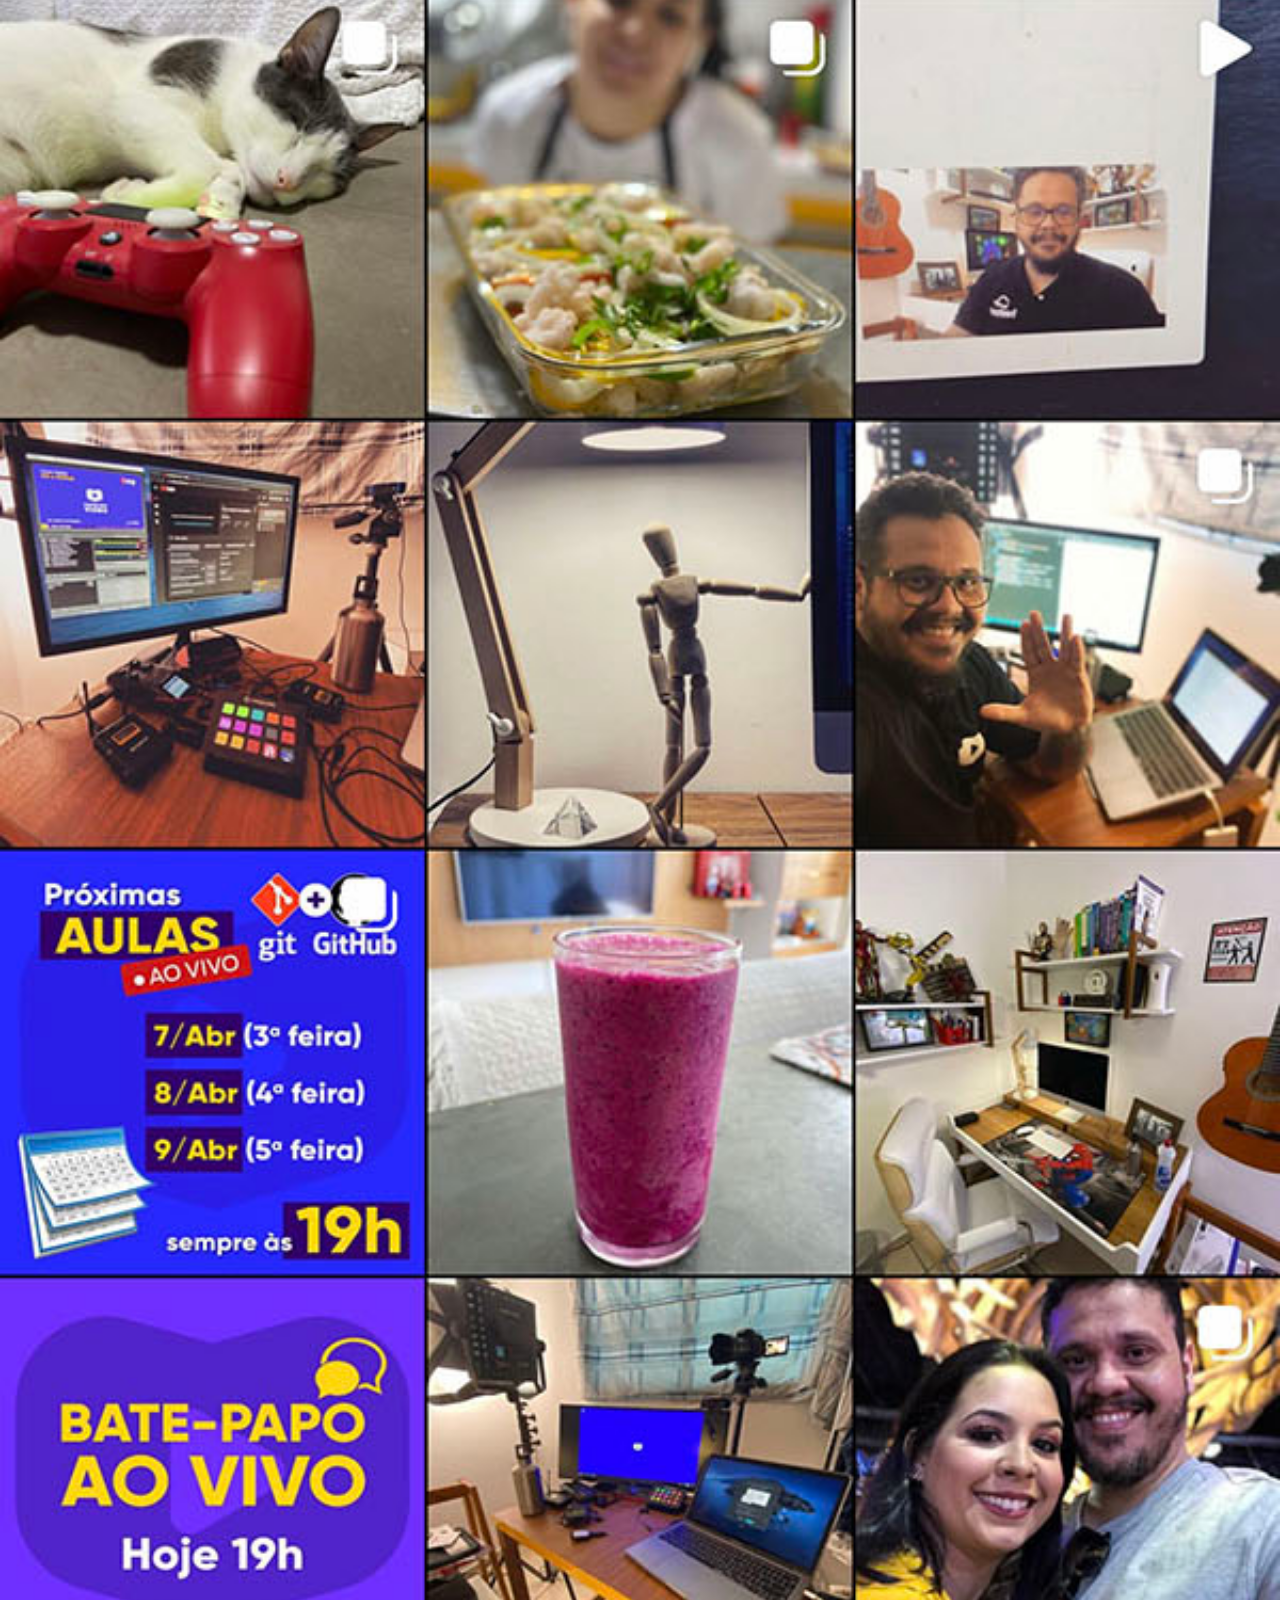
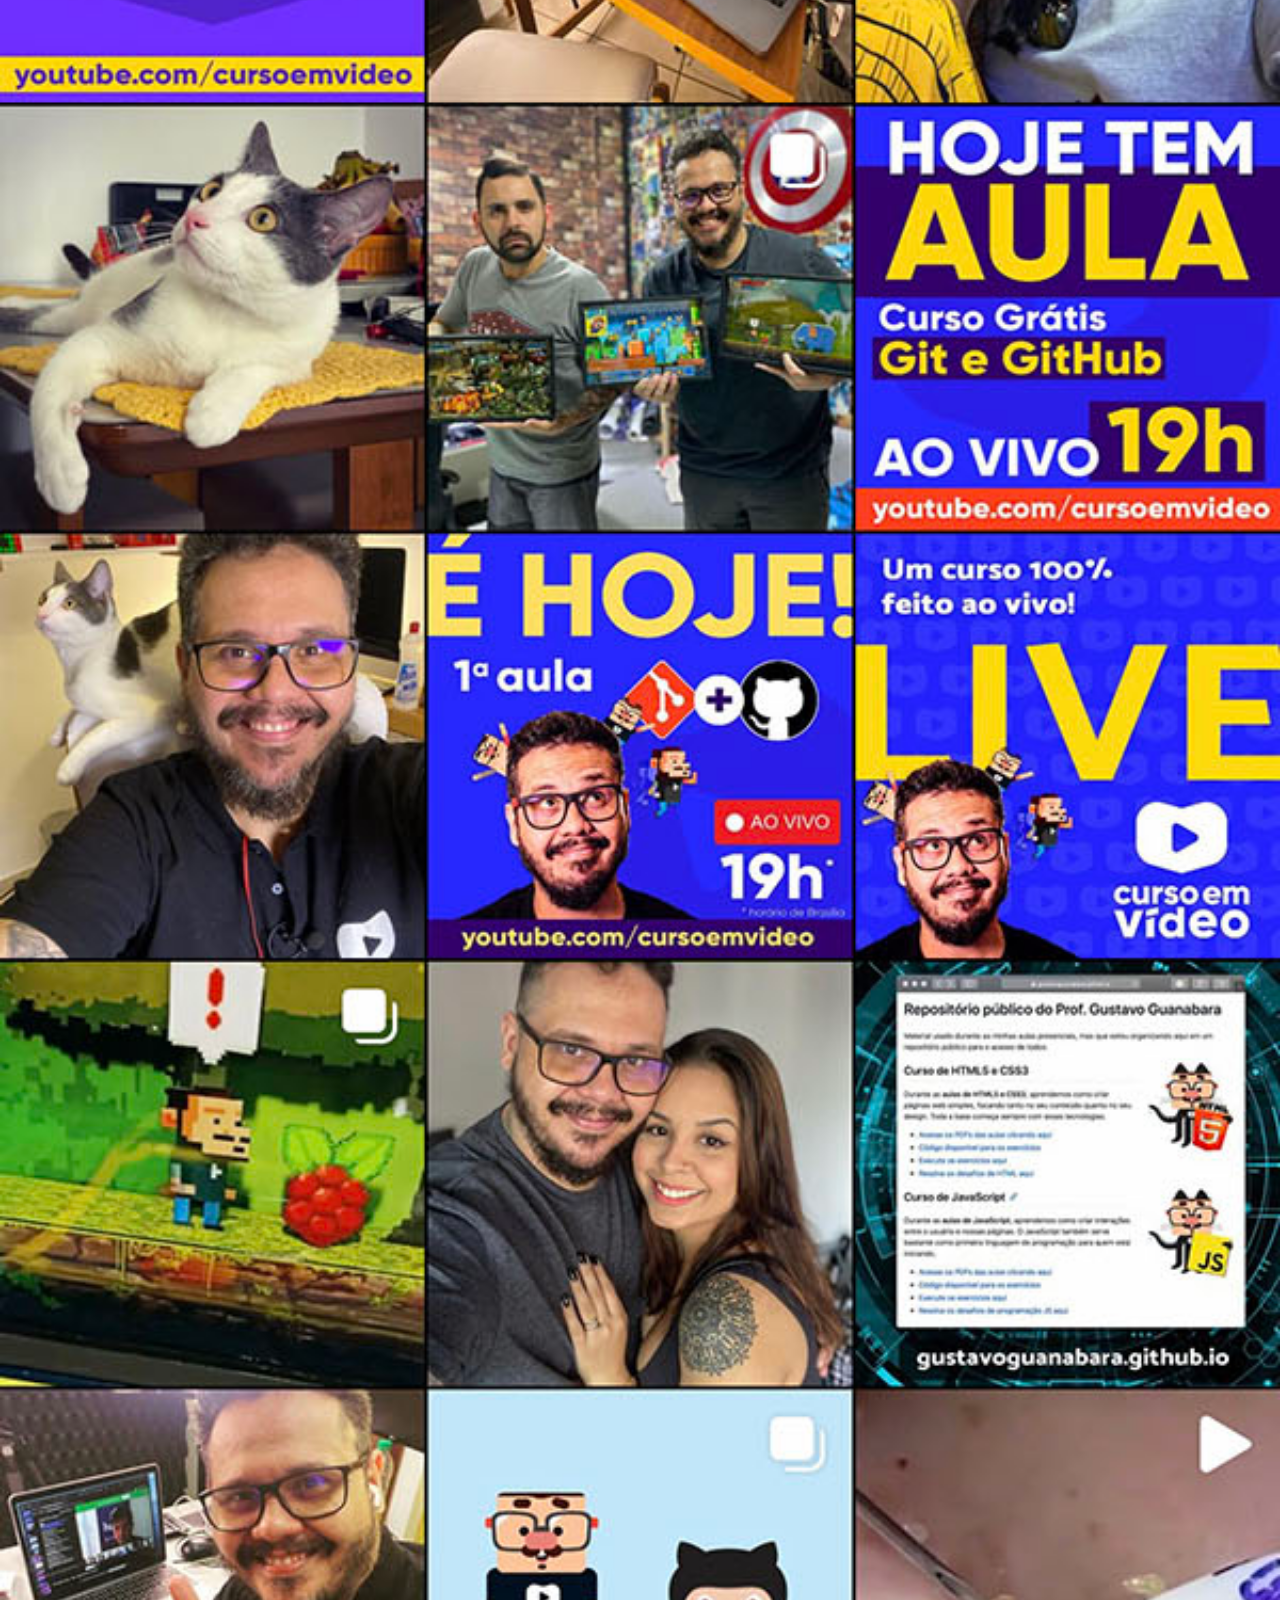
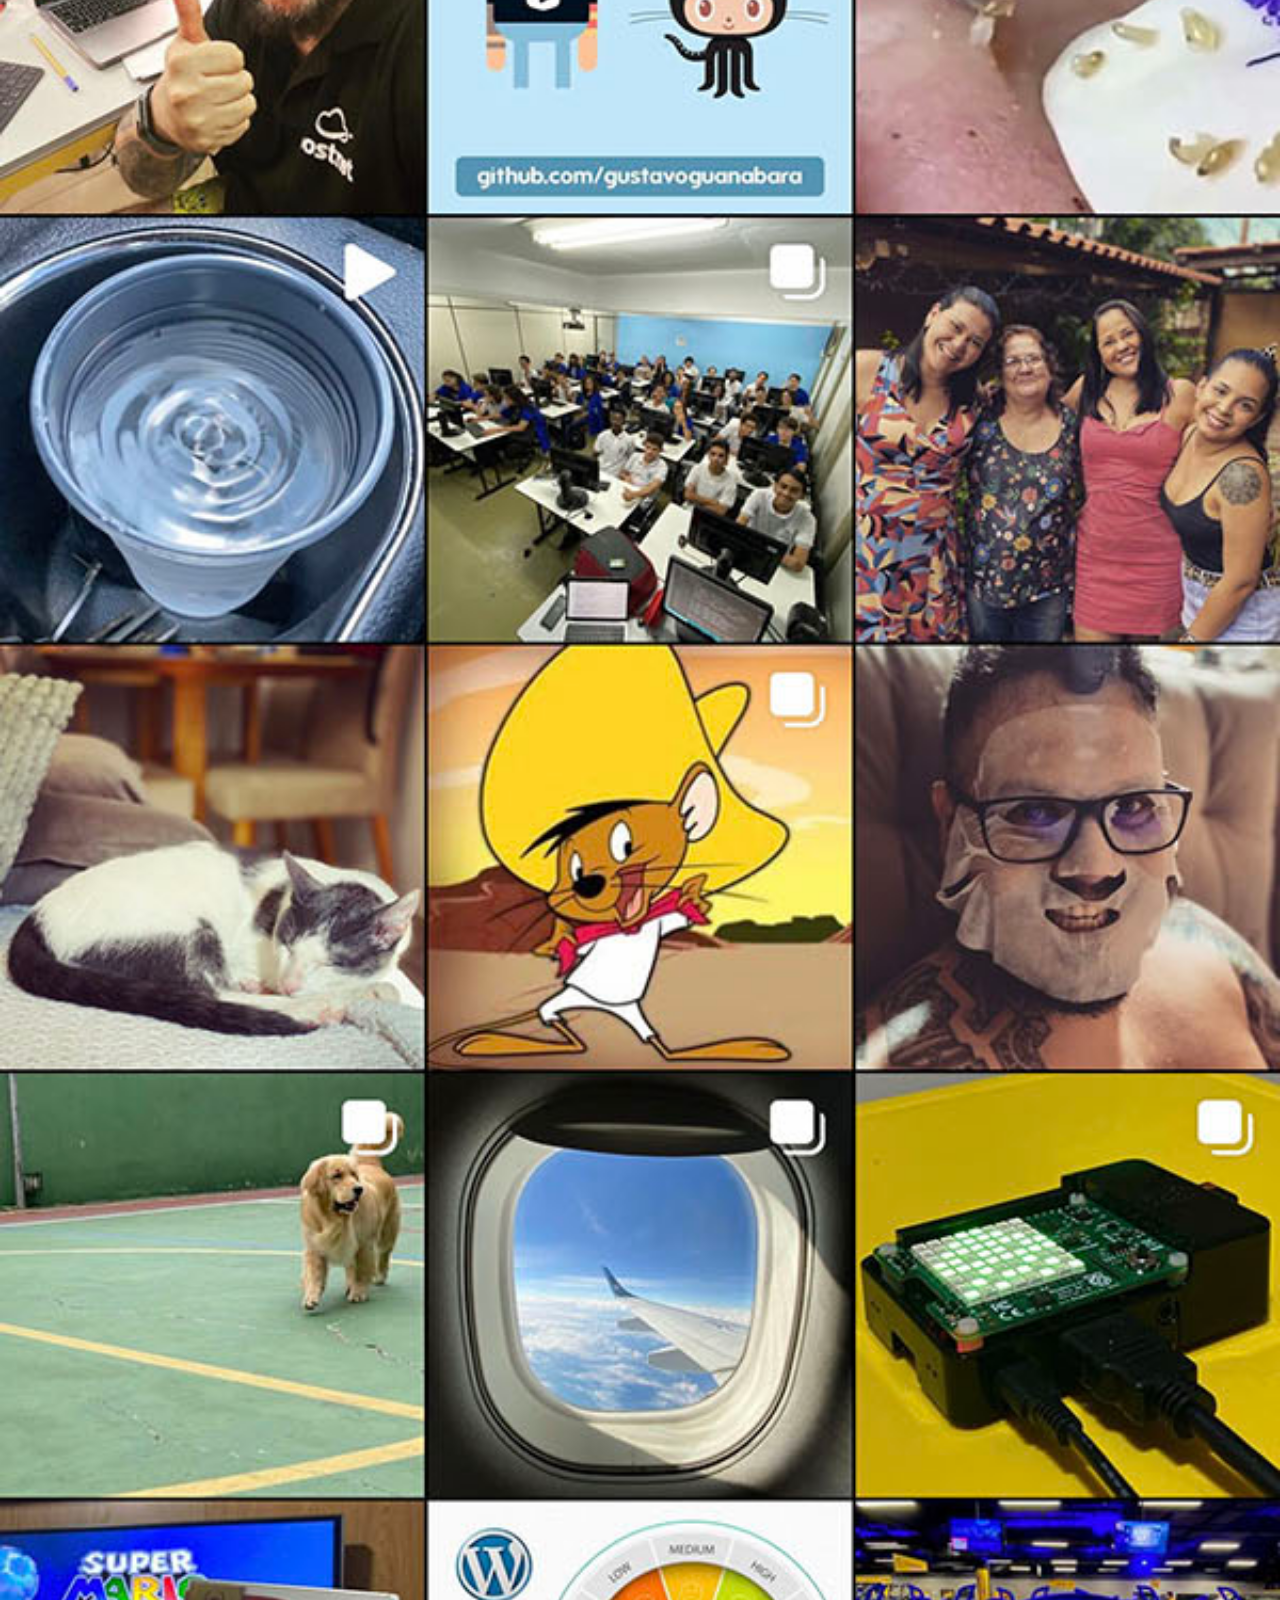
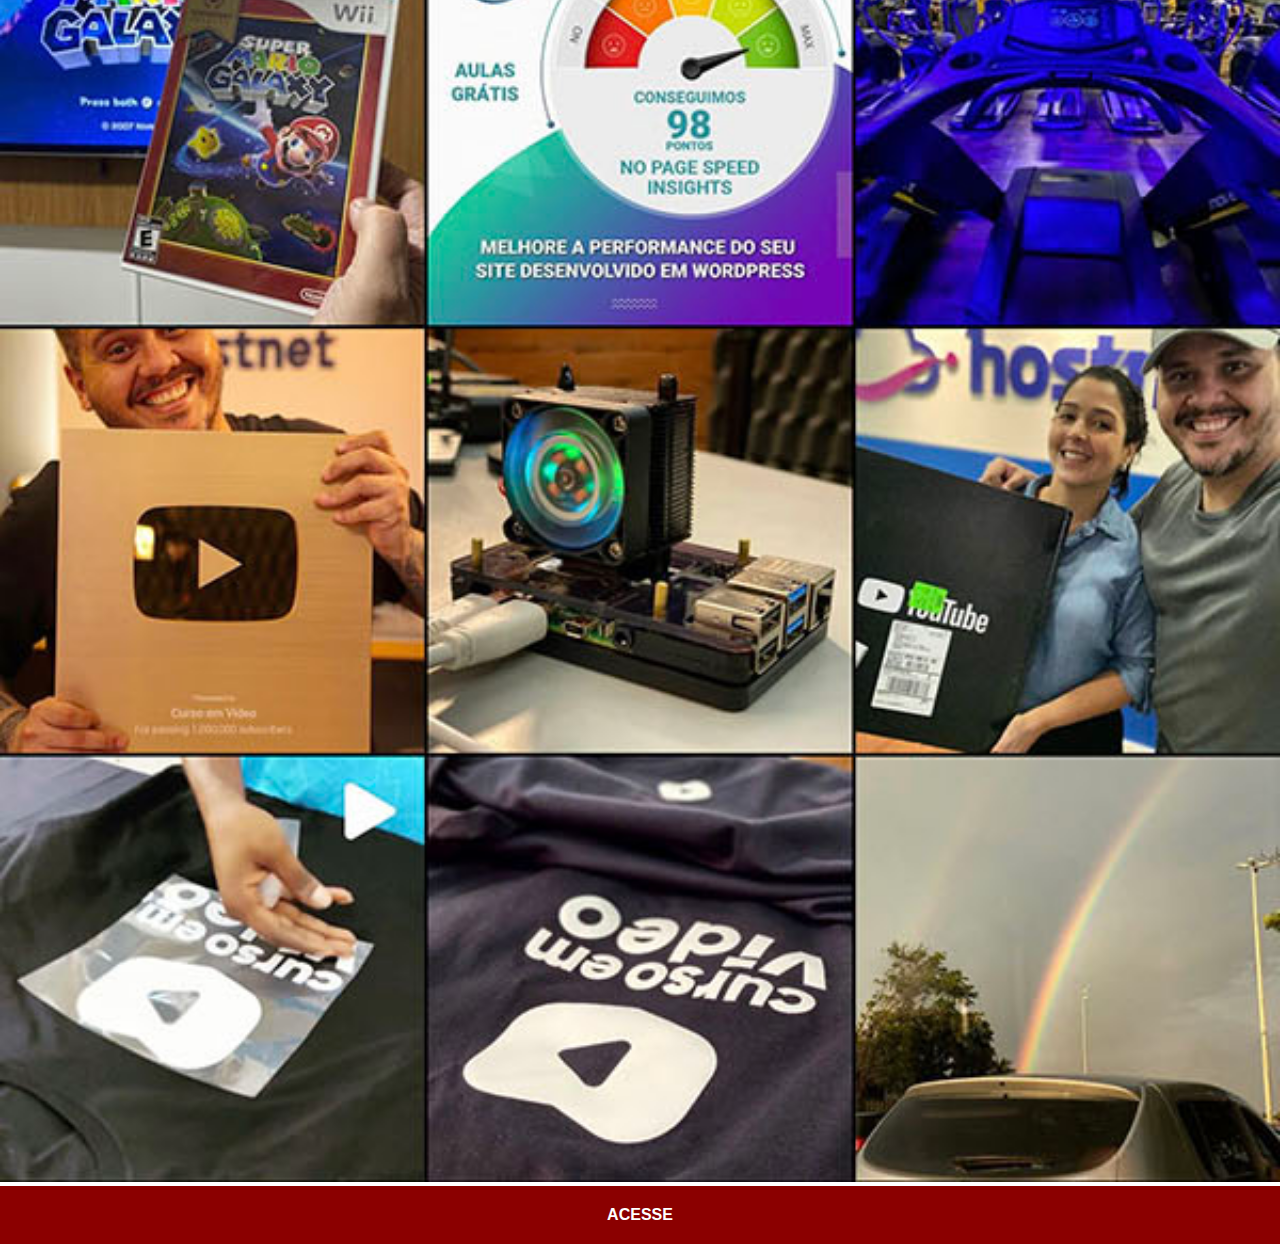
<file: instagram.html>
<!DOCTYPE html>
<html lang="pt-br">
<head>
    <meta charset="UTF-8">
    <meta http-equiv="X-UA-Compatible" content="IE=edge">
    <meta name="viewport" content="width=device-width, initial-scale=1.0">
    <title>Instagram</title>
    <link rel="stylesheet" href="estilos/social.css">
</head>
<body>
    <img src="imagens/tela-instagram.jpg" alt="Instagram">
    <a href="https://www.instagram.com/gustavoguanabara/" target="_blank">ACESSE</a>
</body>
</html>
</file>
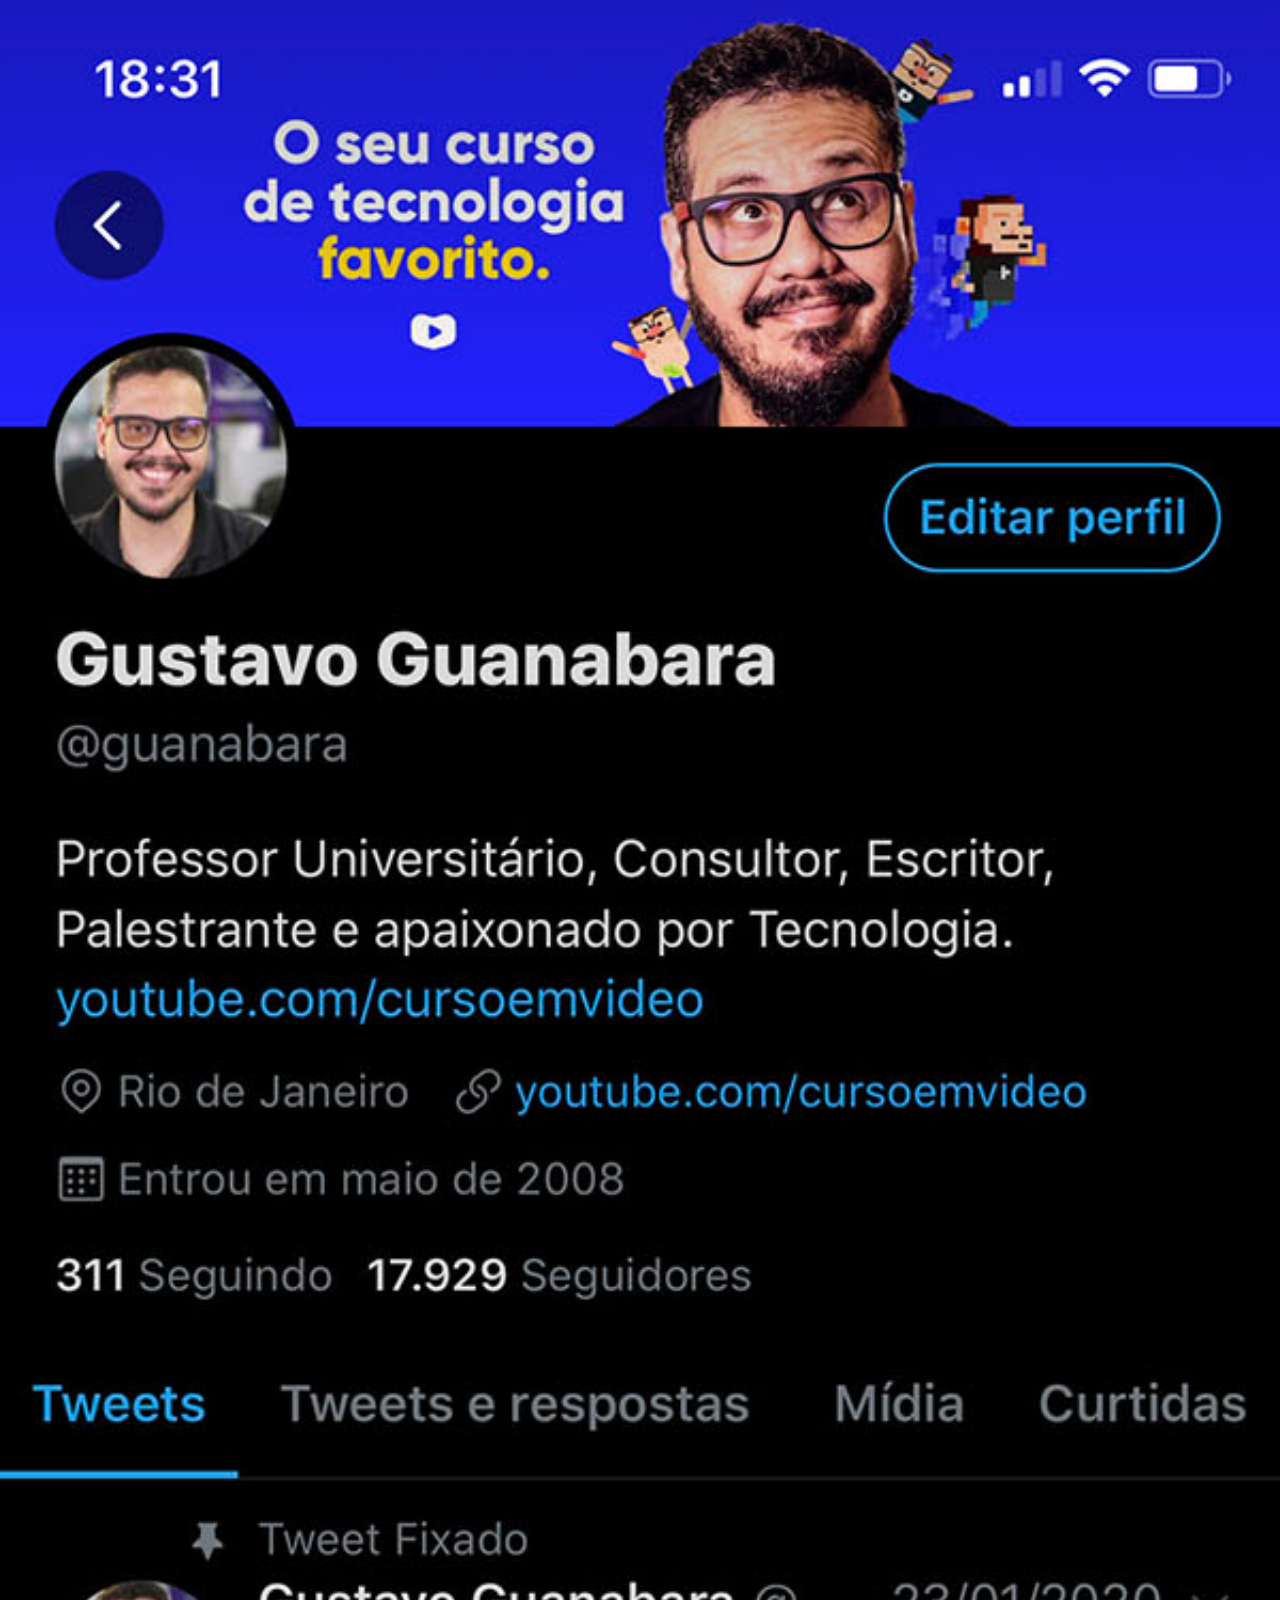
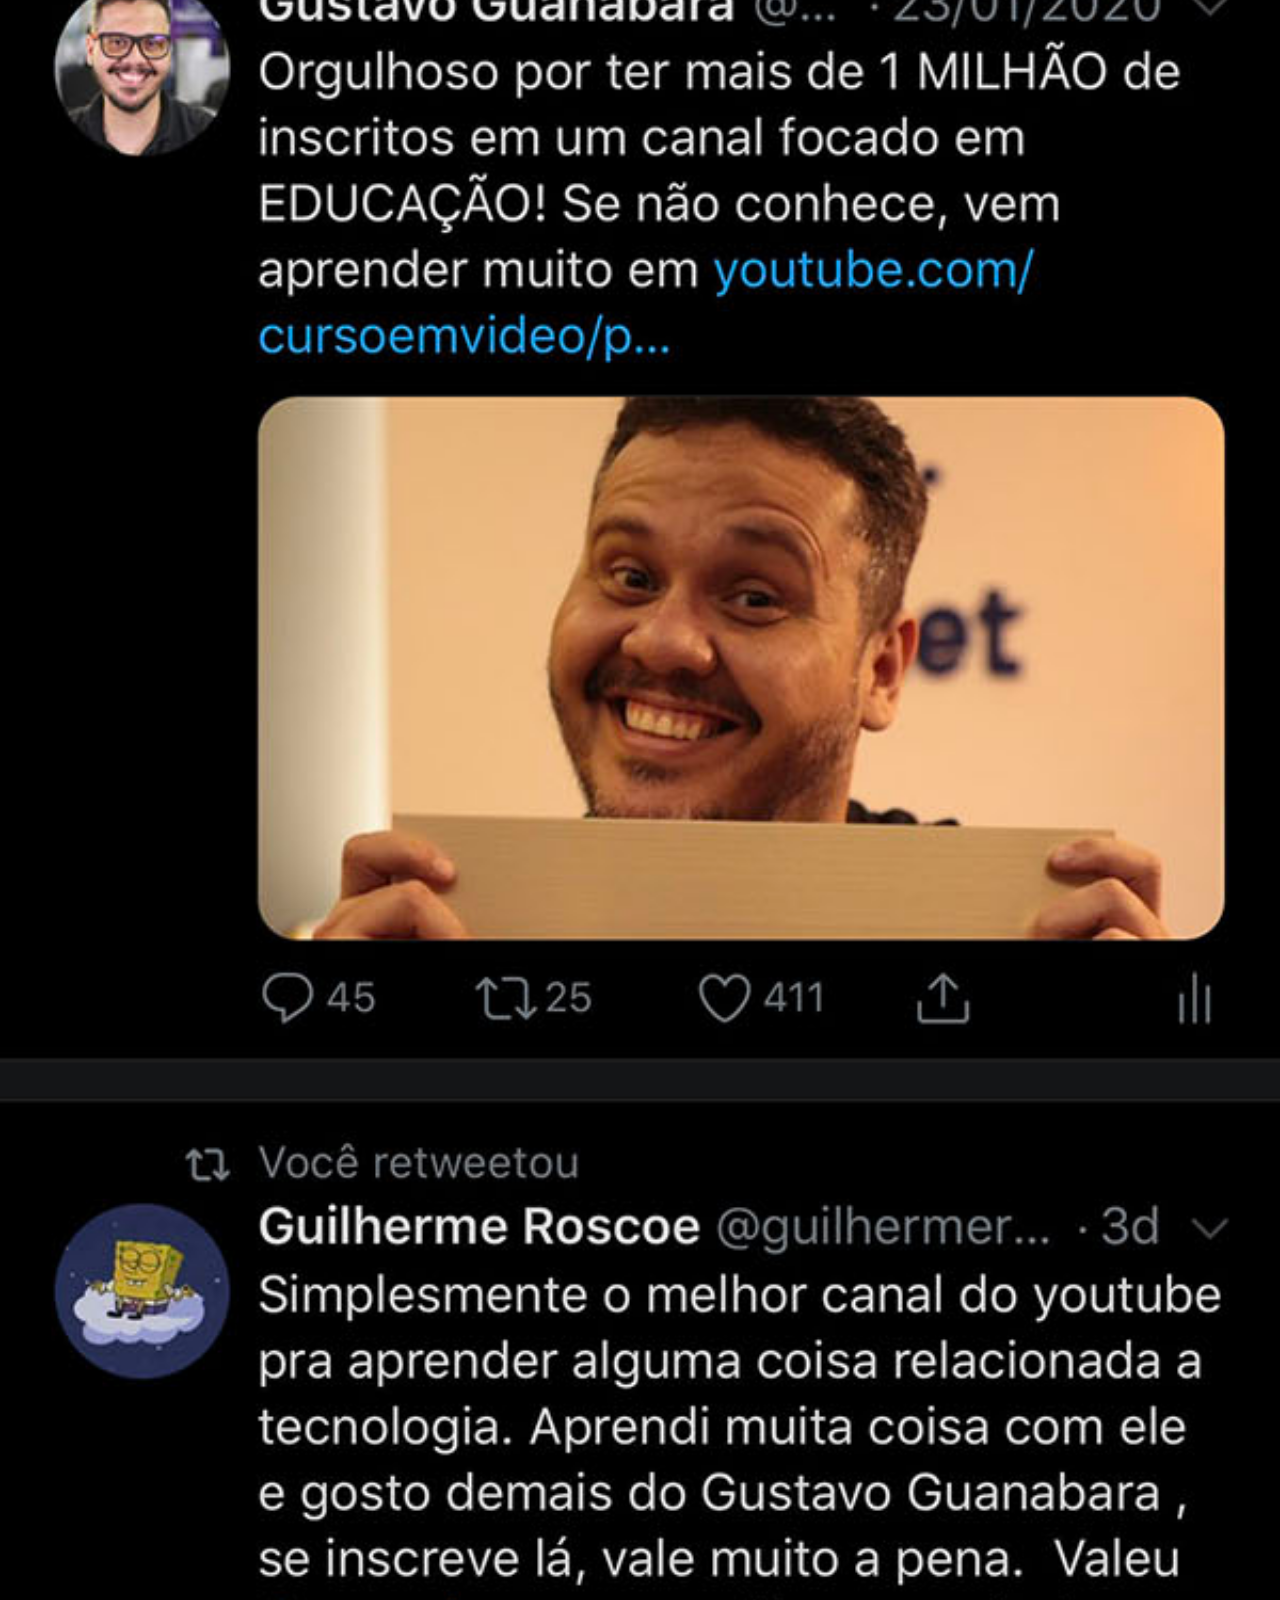
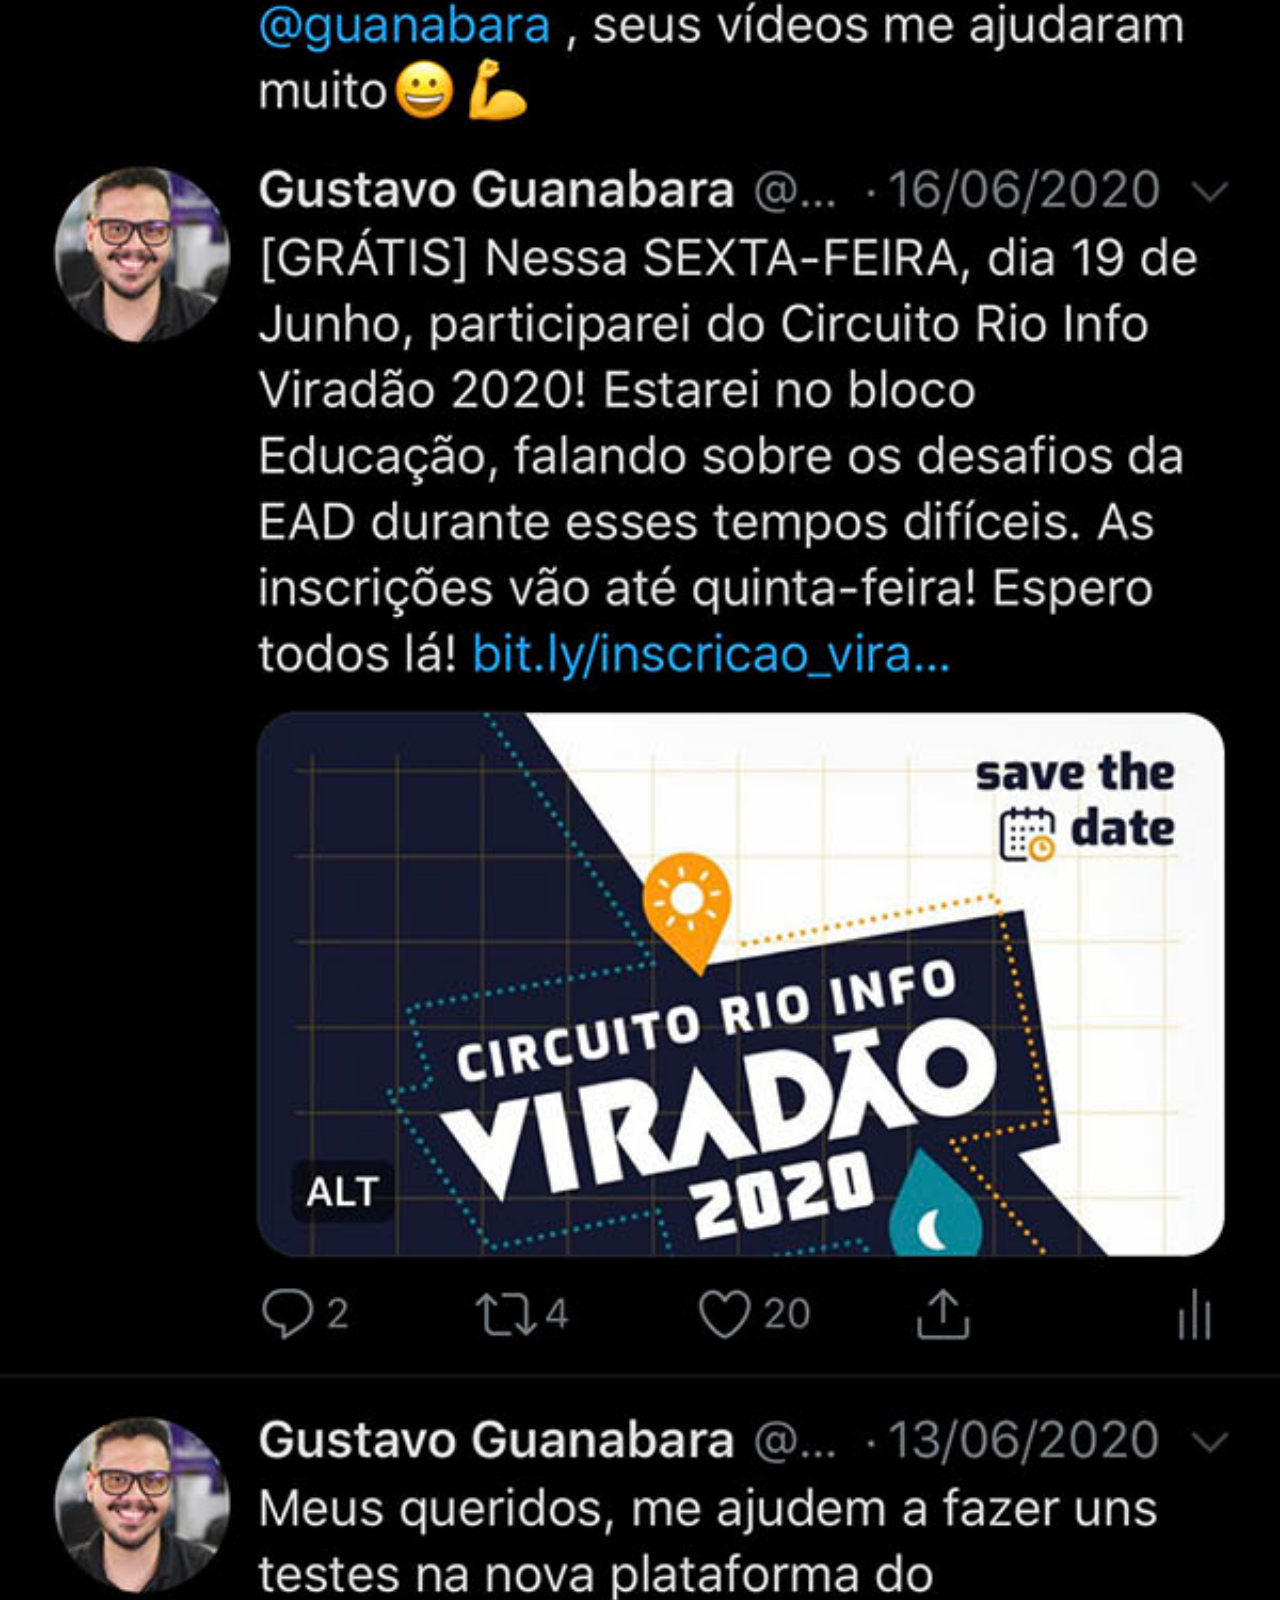
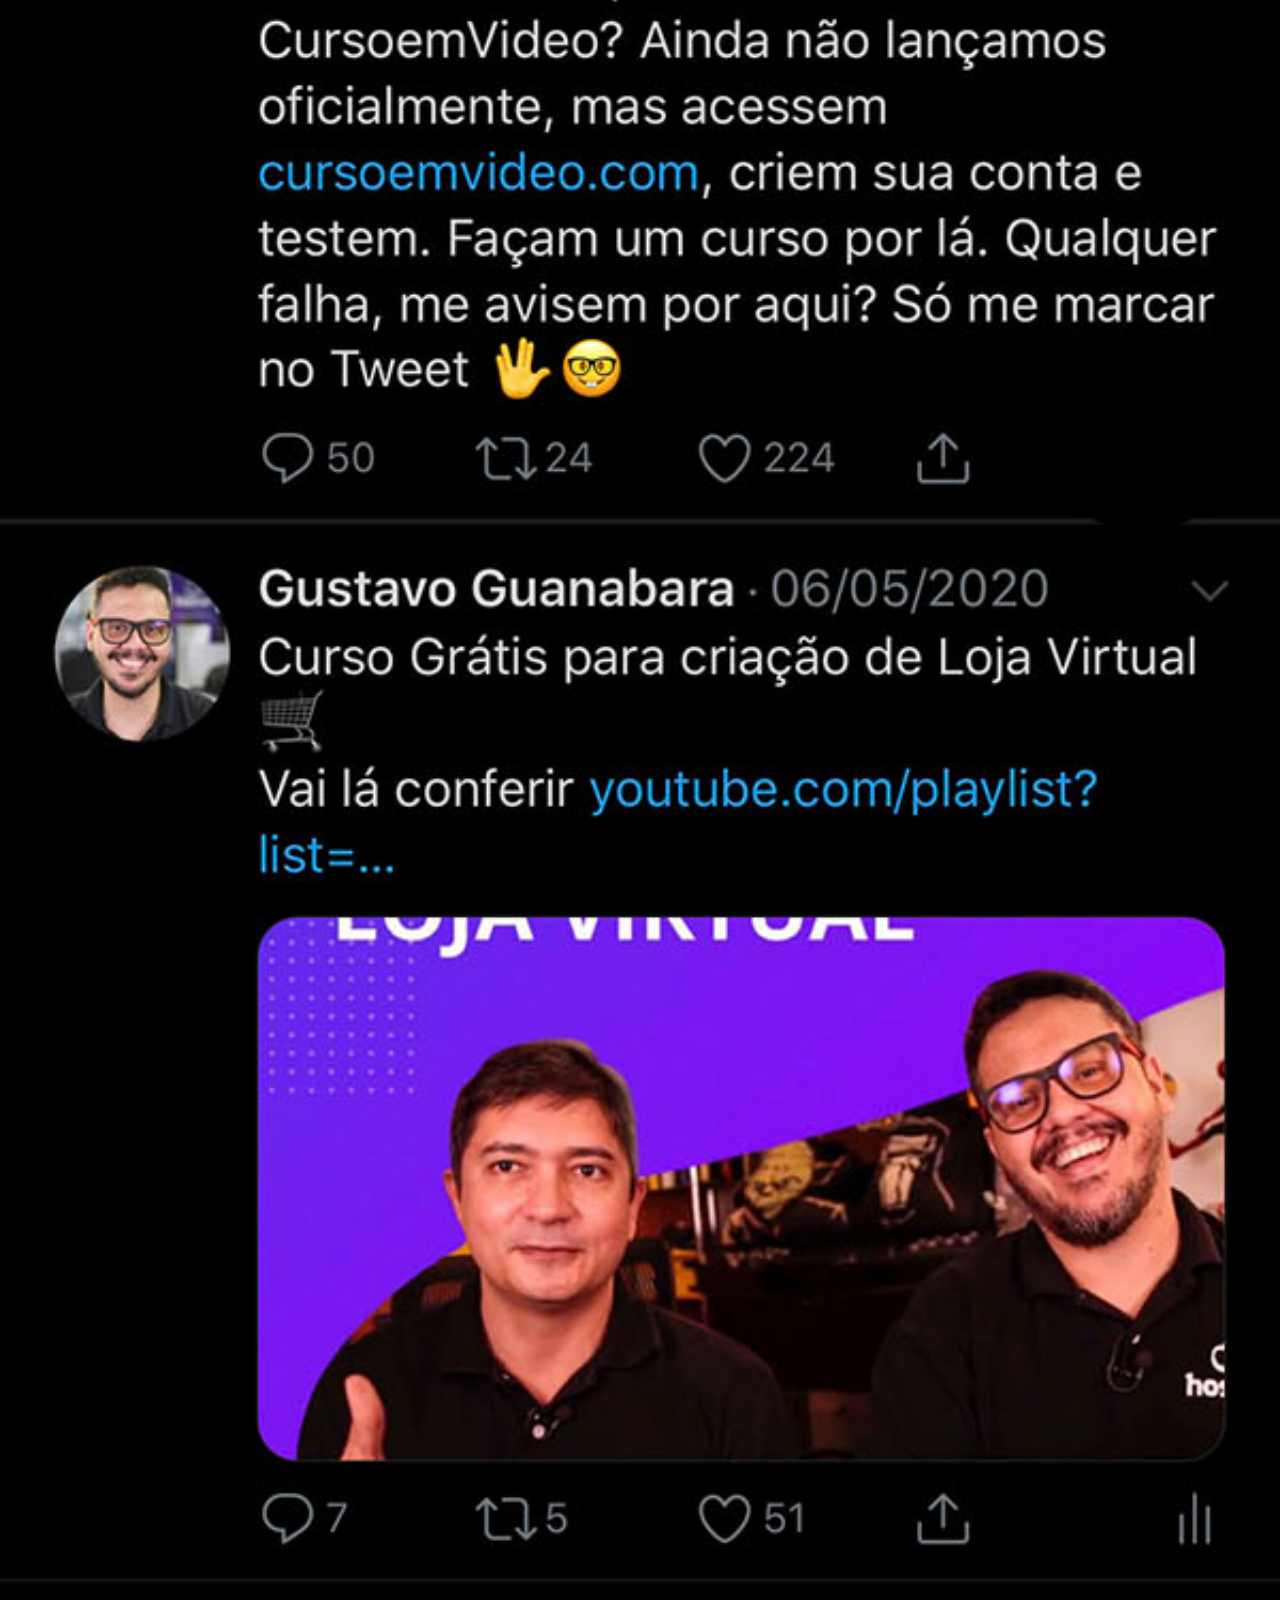
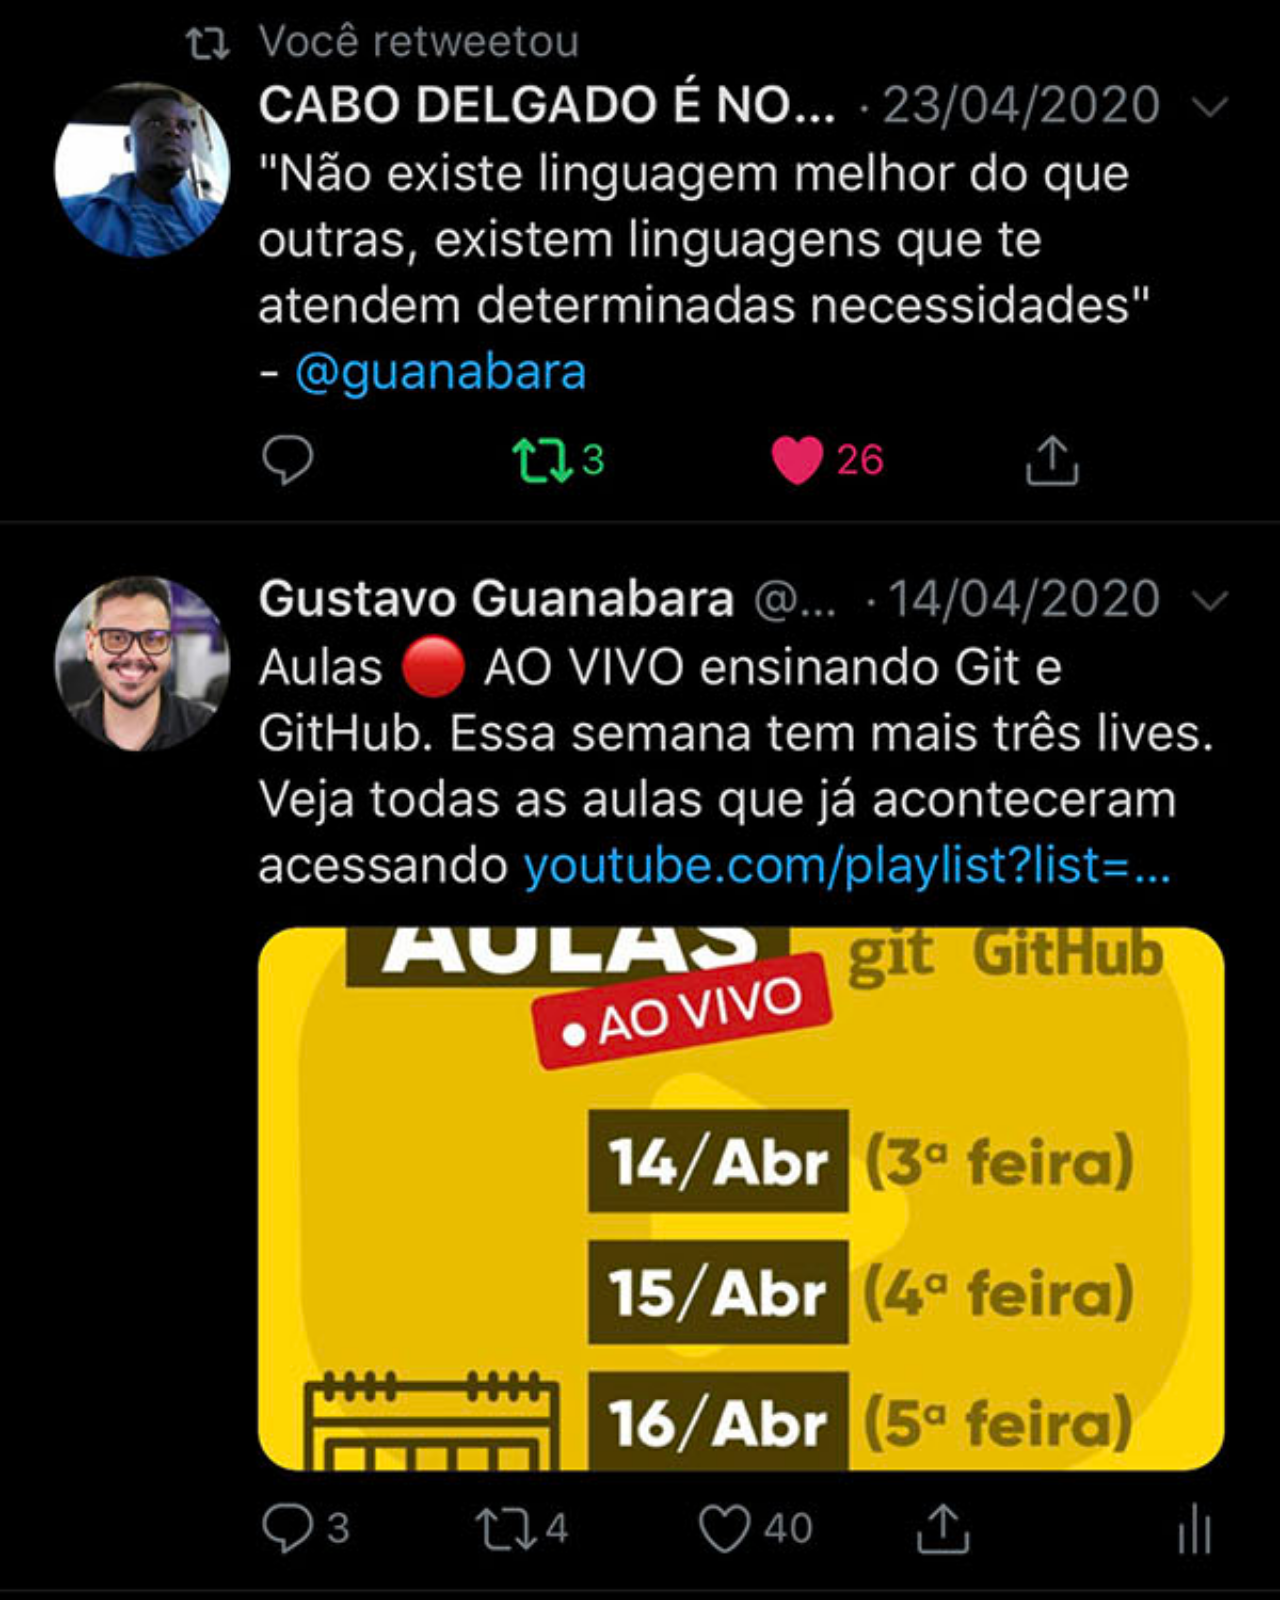
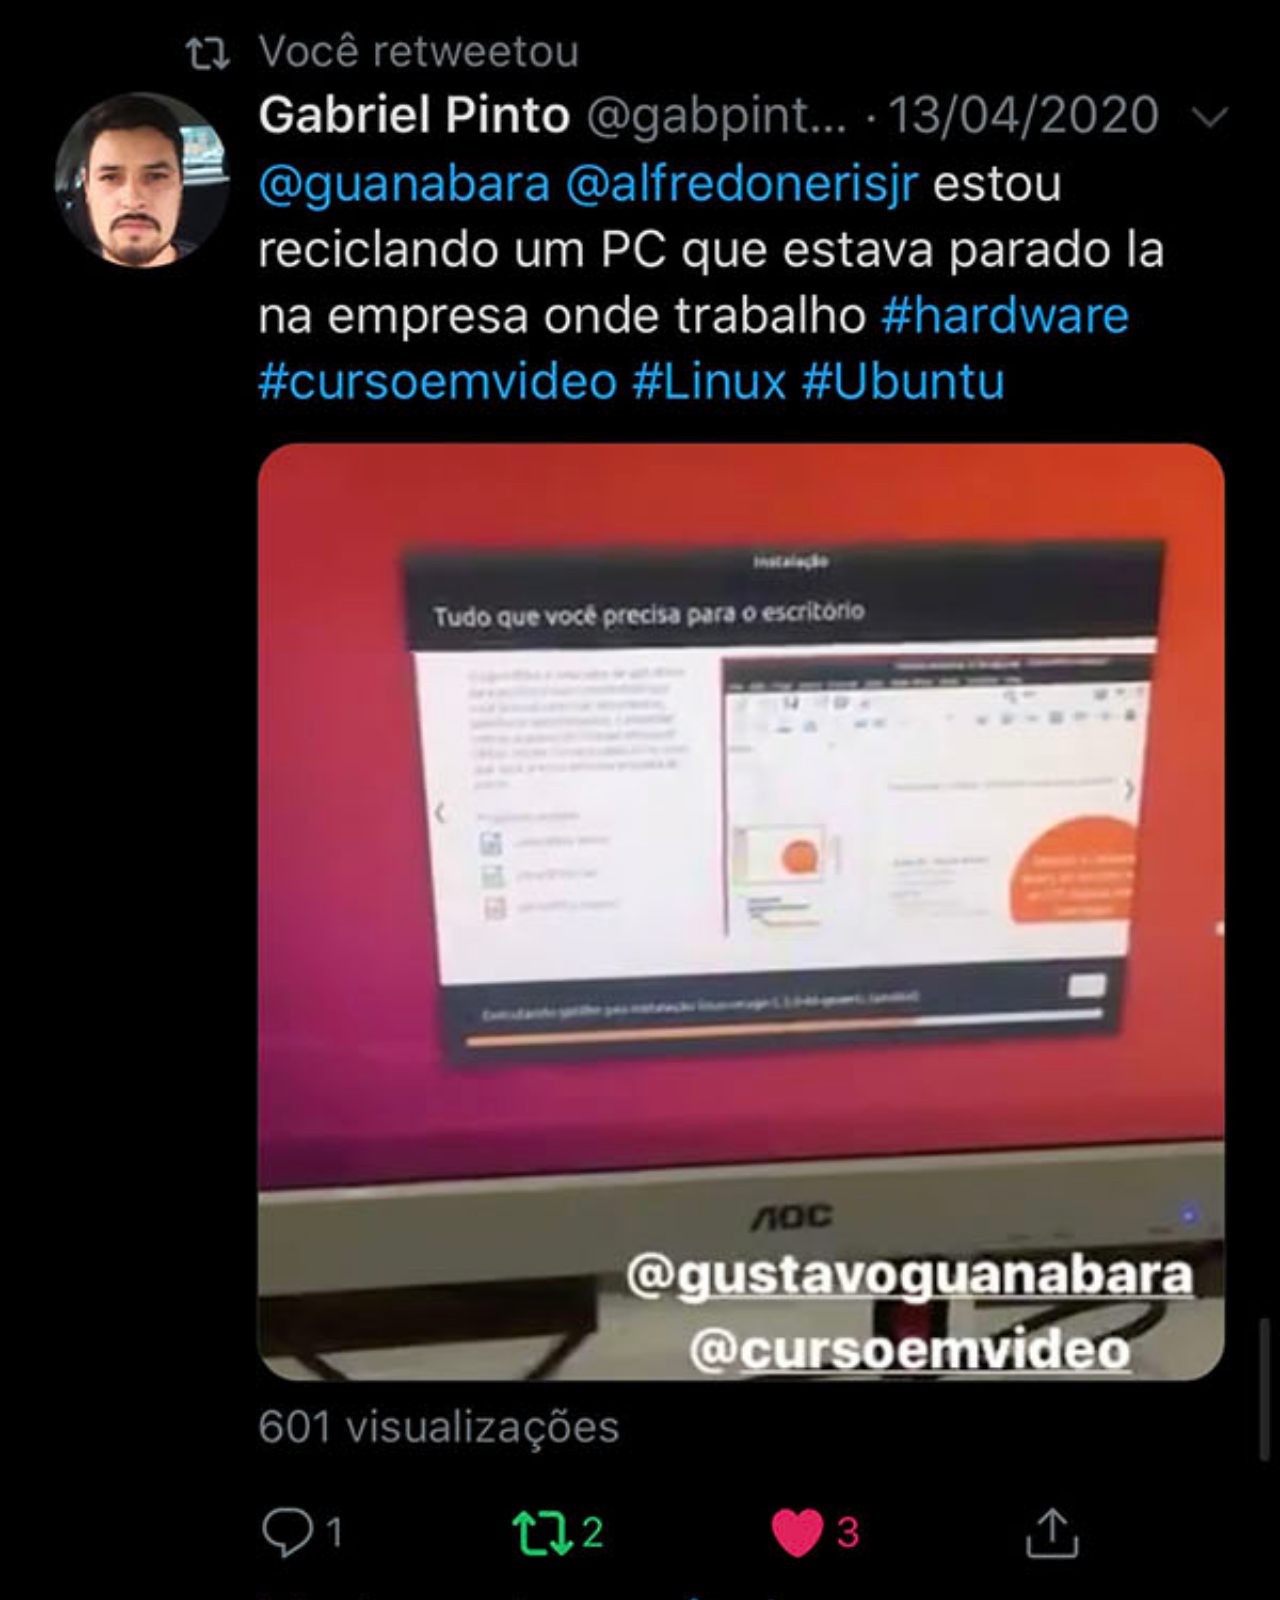
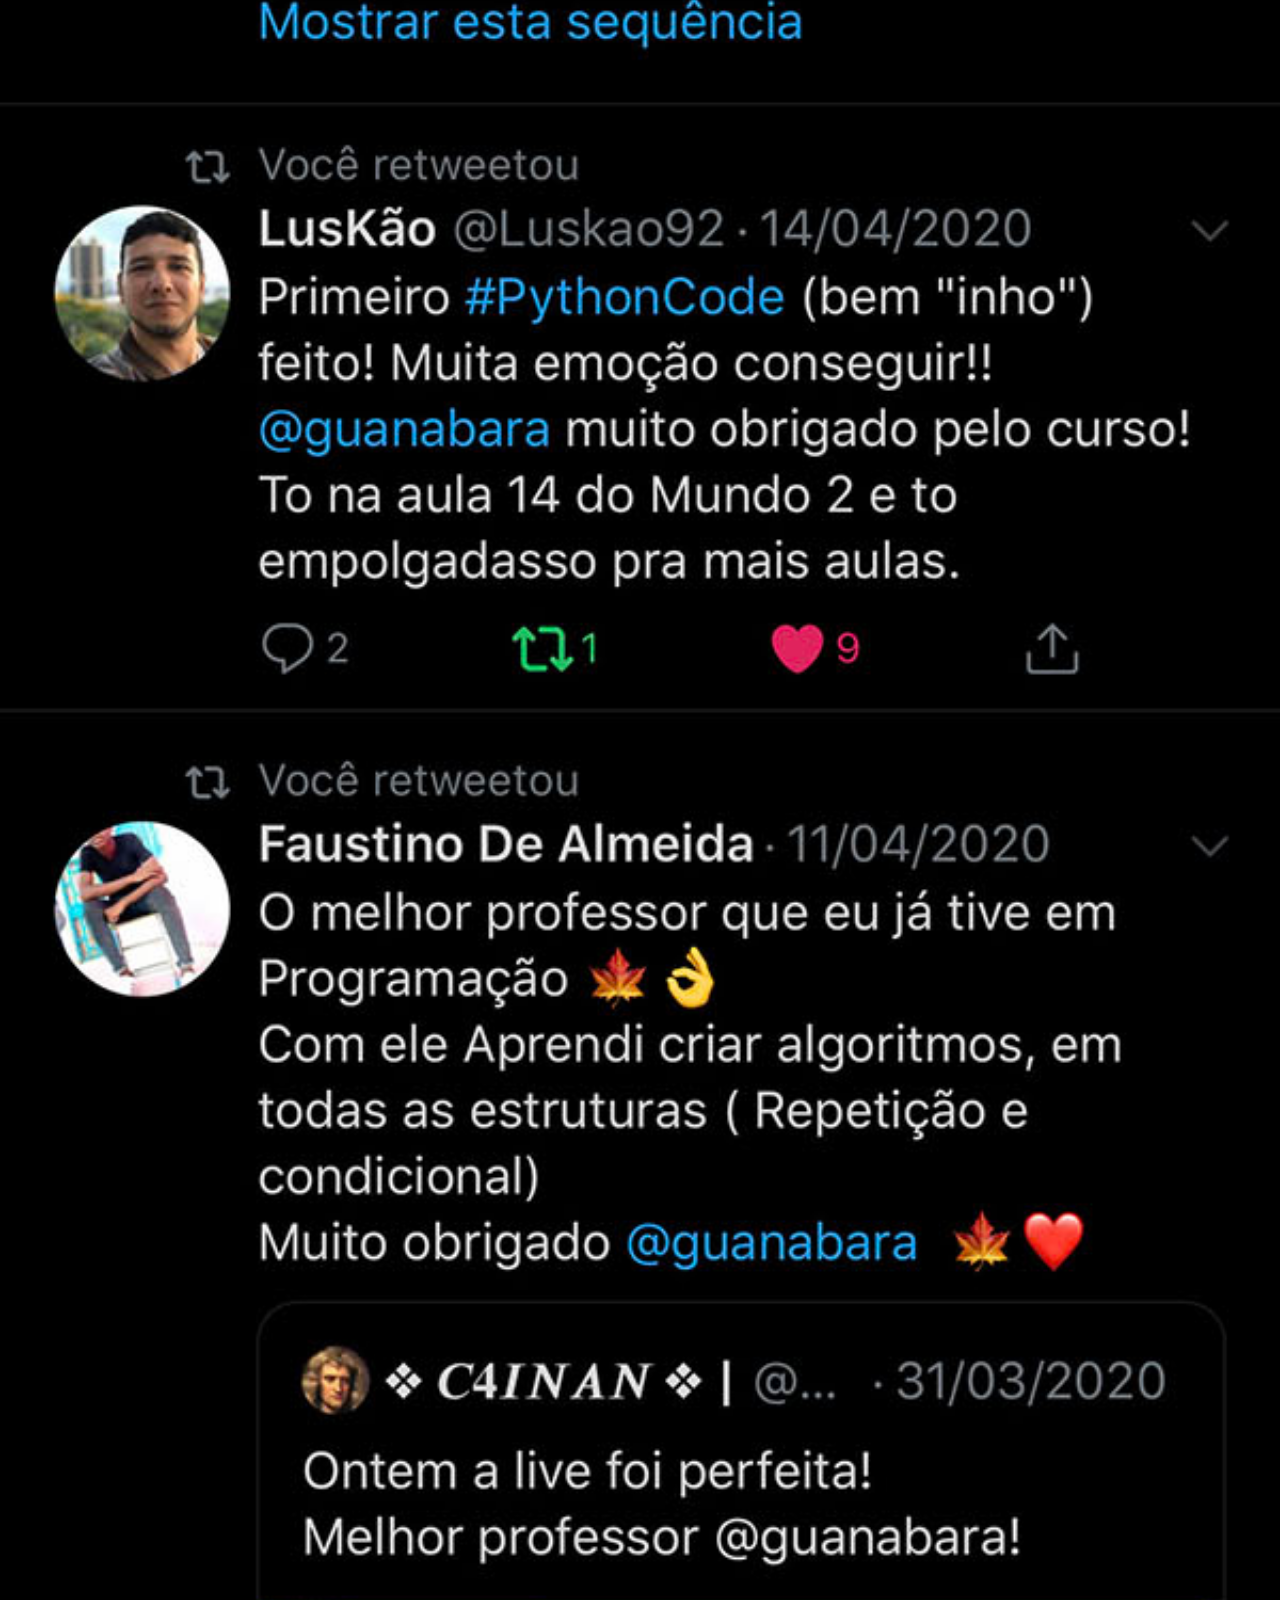
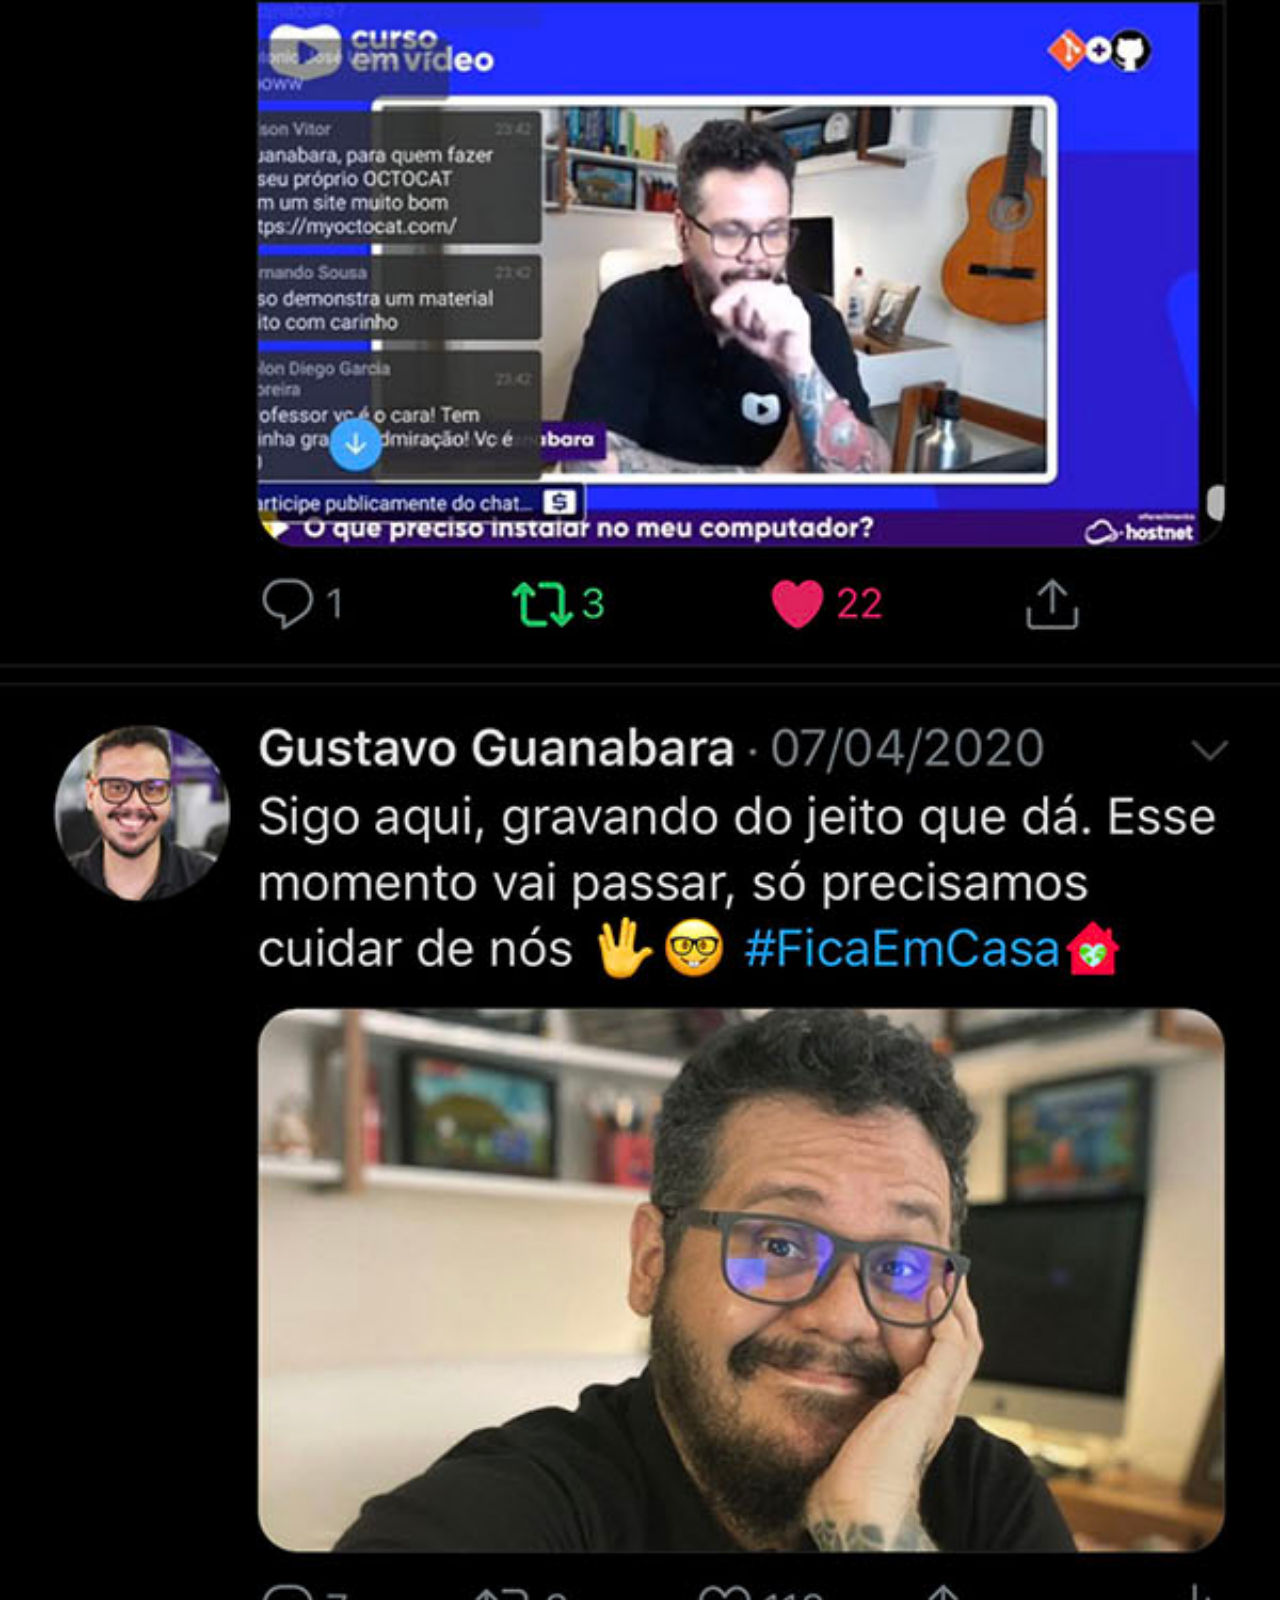
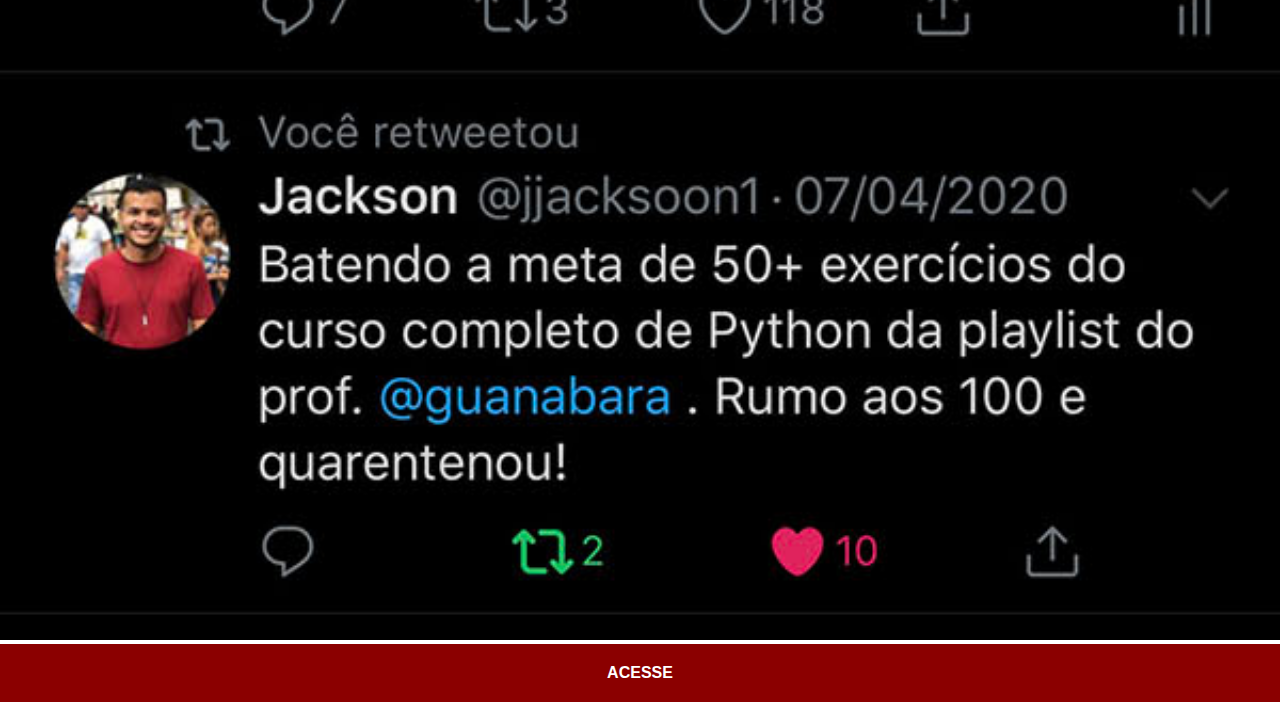
<file: twitter.html>
<!DOCTYPE html>
<html lang="pt-br">
<head>
    <meta charset="UTF-8">
    <meta http-equiv="X-UA-Compatible" content="IE=edge">
    <meta name="viewport" content="width=device-width, initial-scale=1.0">
    <title>YouTube</title>
    <link rel="stylesheet" href="estilos/social.css">
</head>
<body>
    <img src="imagens/tela-twitter.jpg" alt="">
    <a href="https://www.twitter.com/guanabara" target="_blank">ACESSE</a>
</body>
</html>
</file>
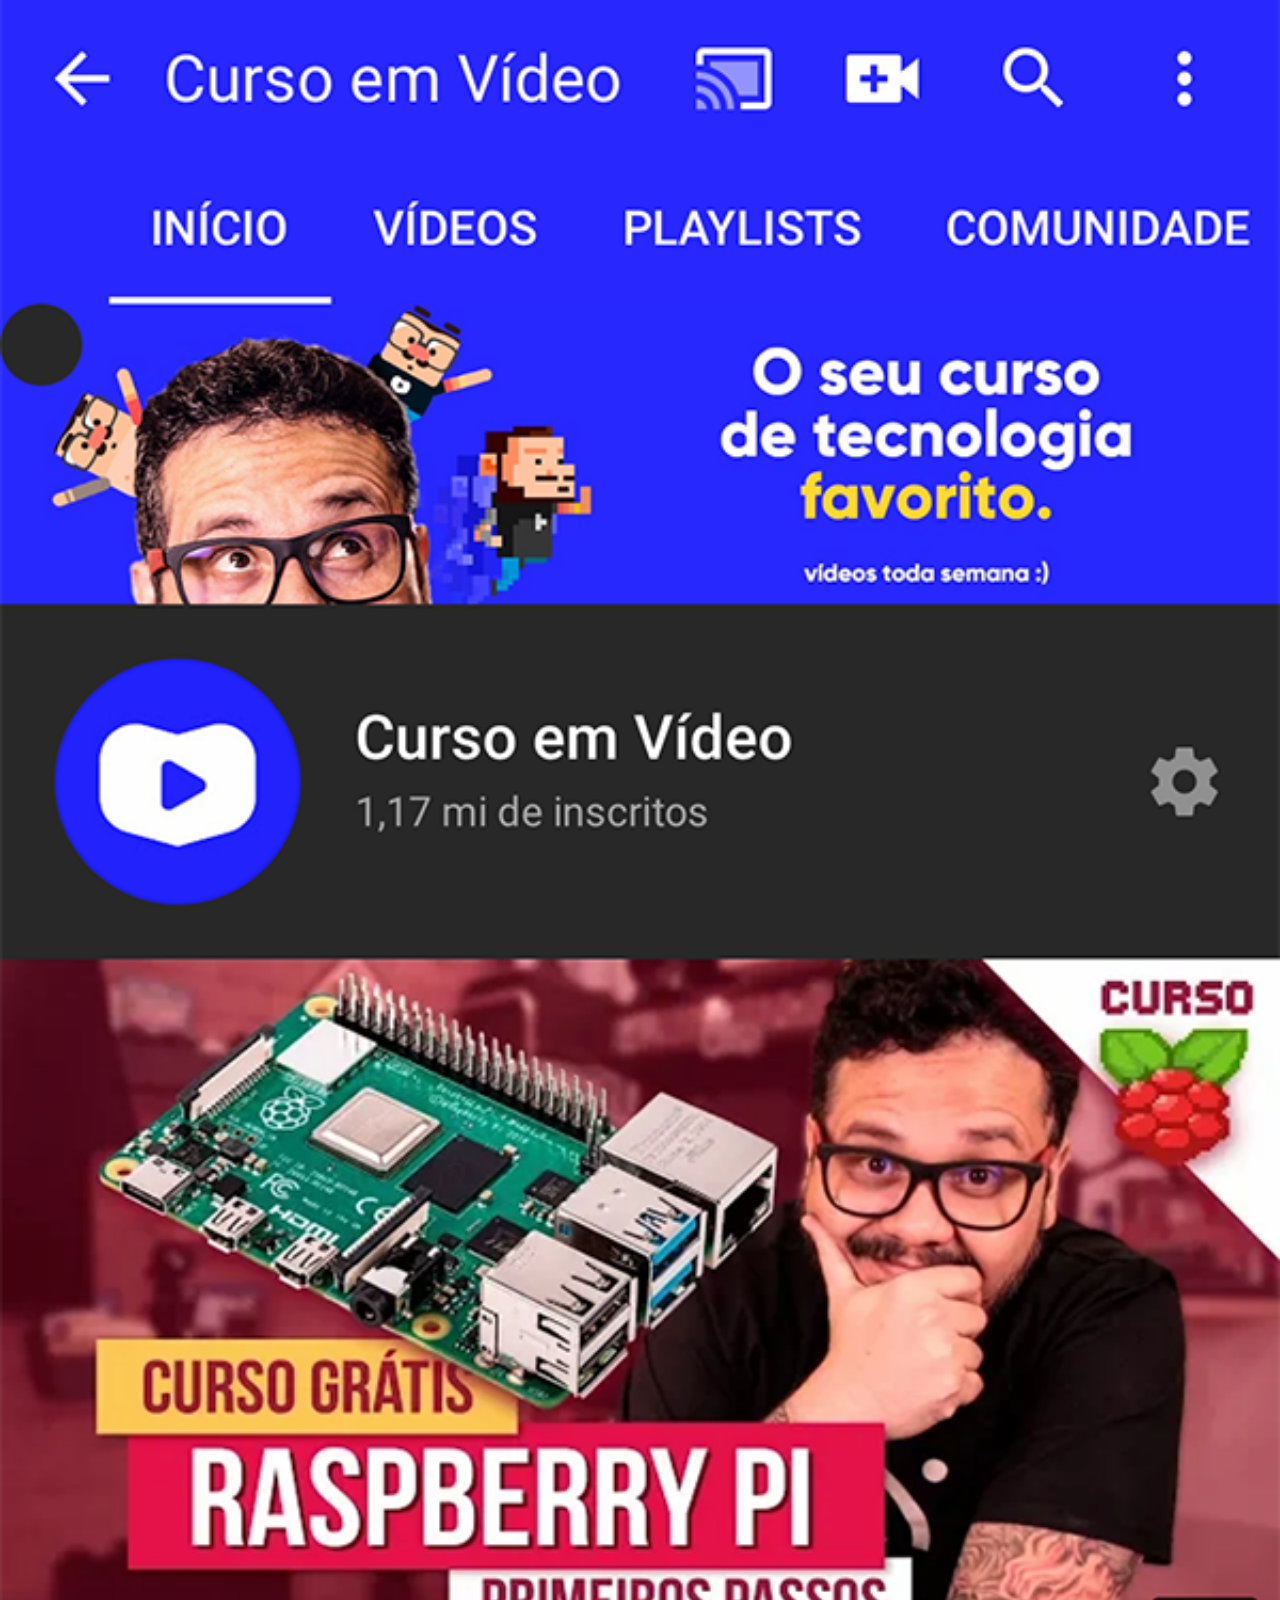
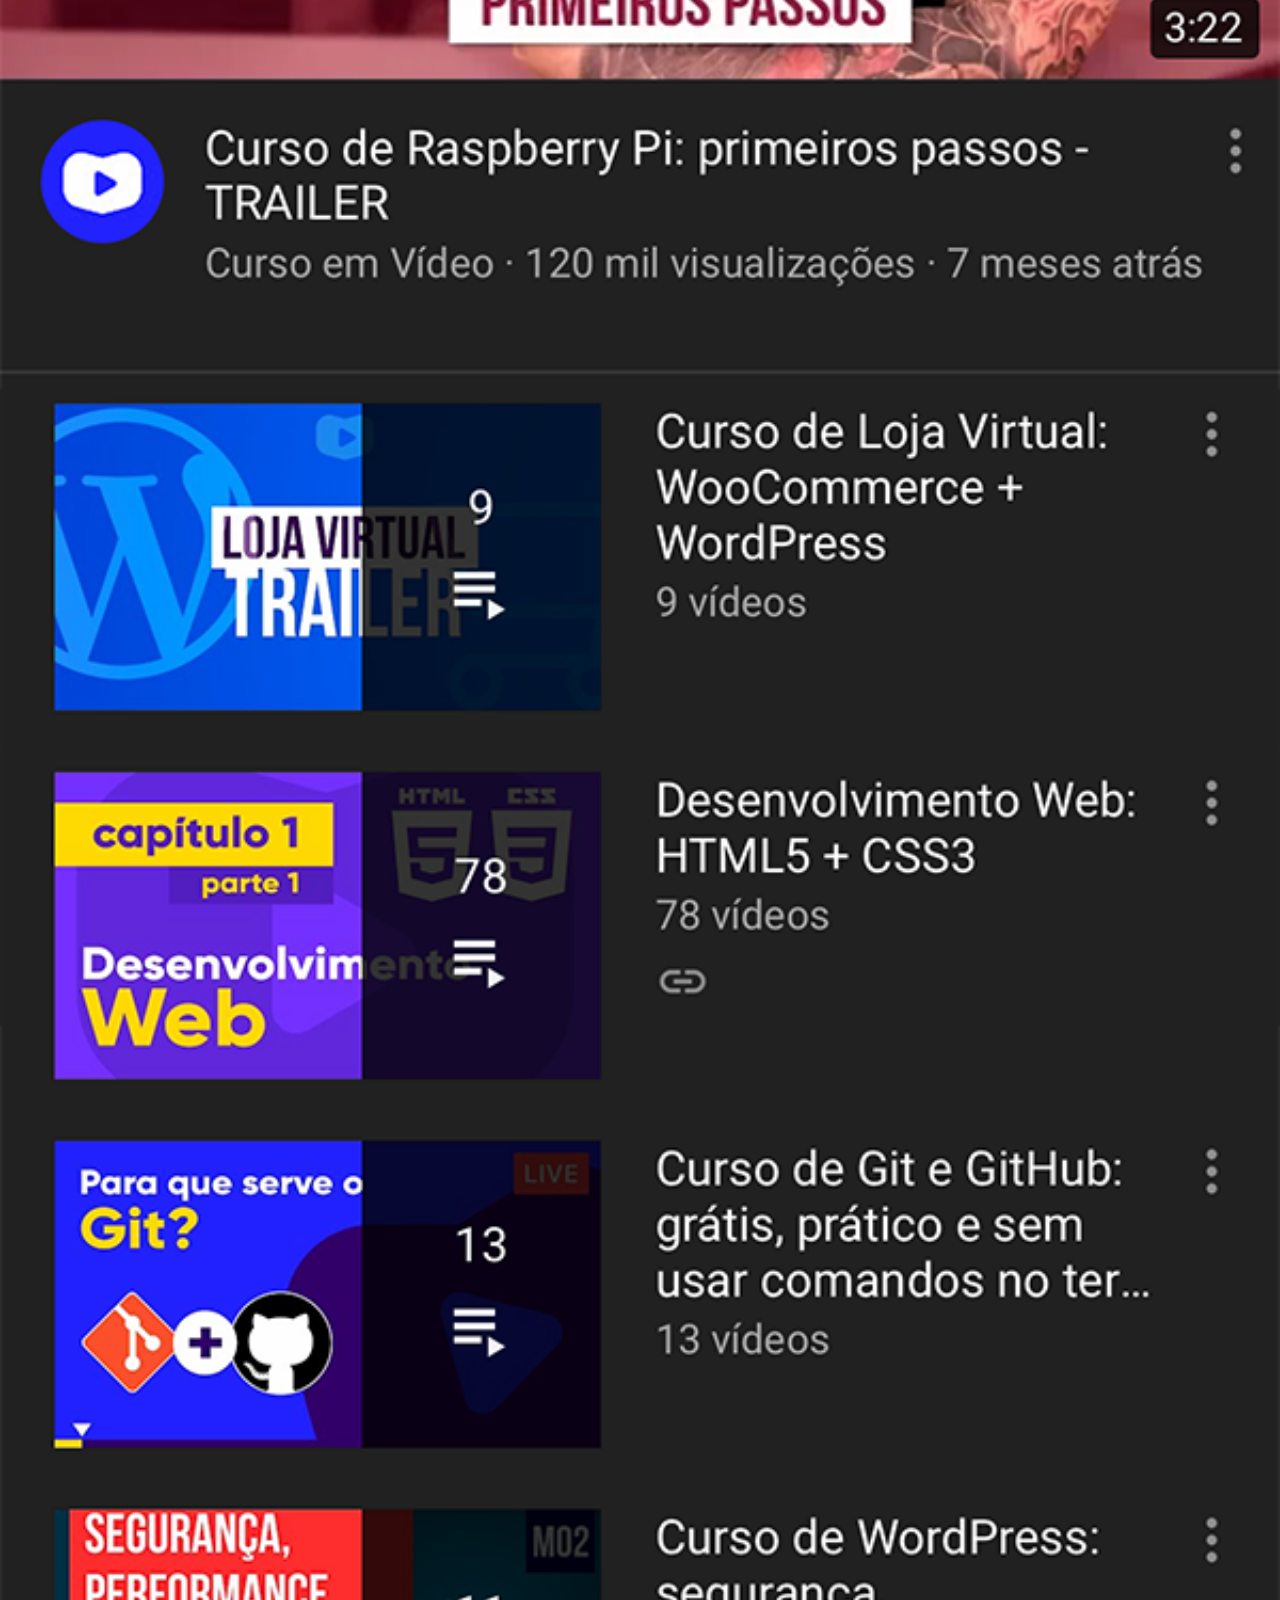
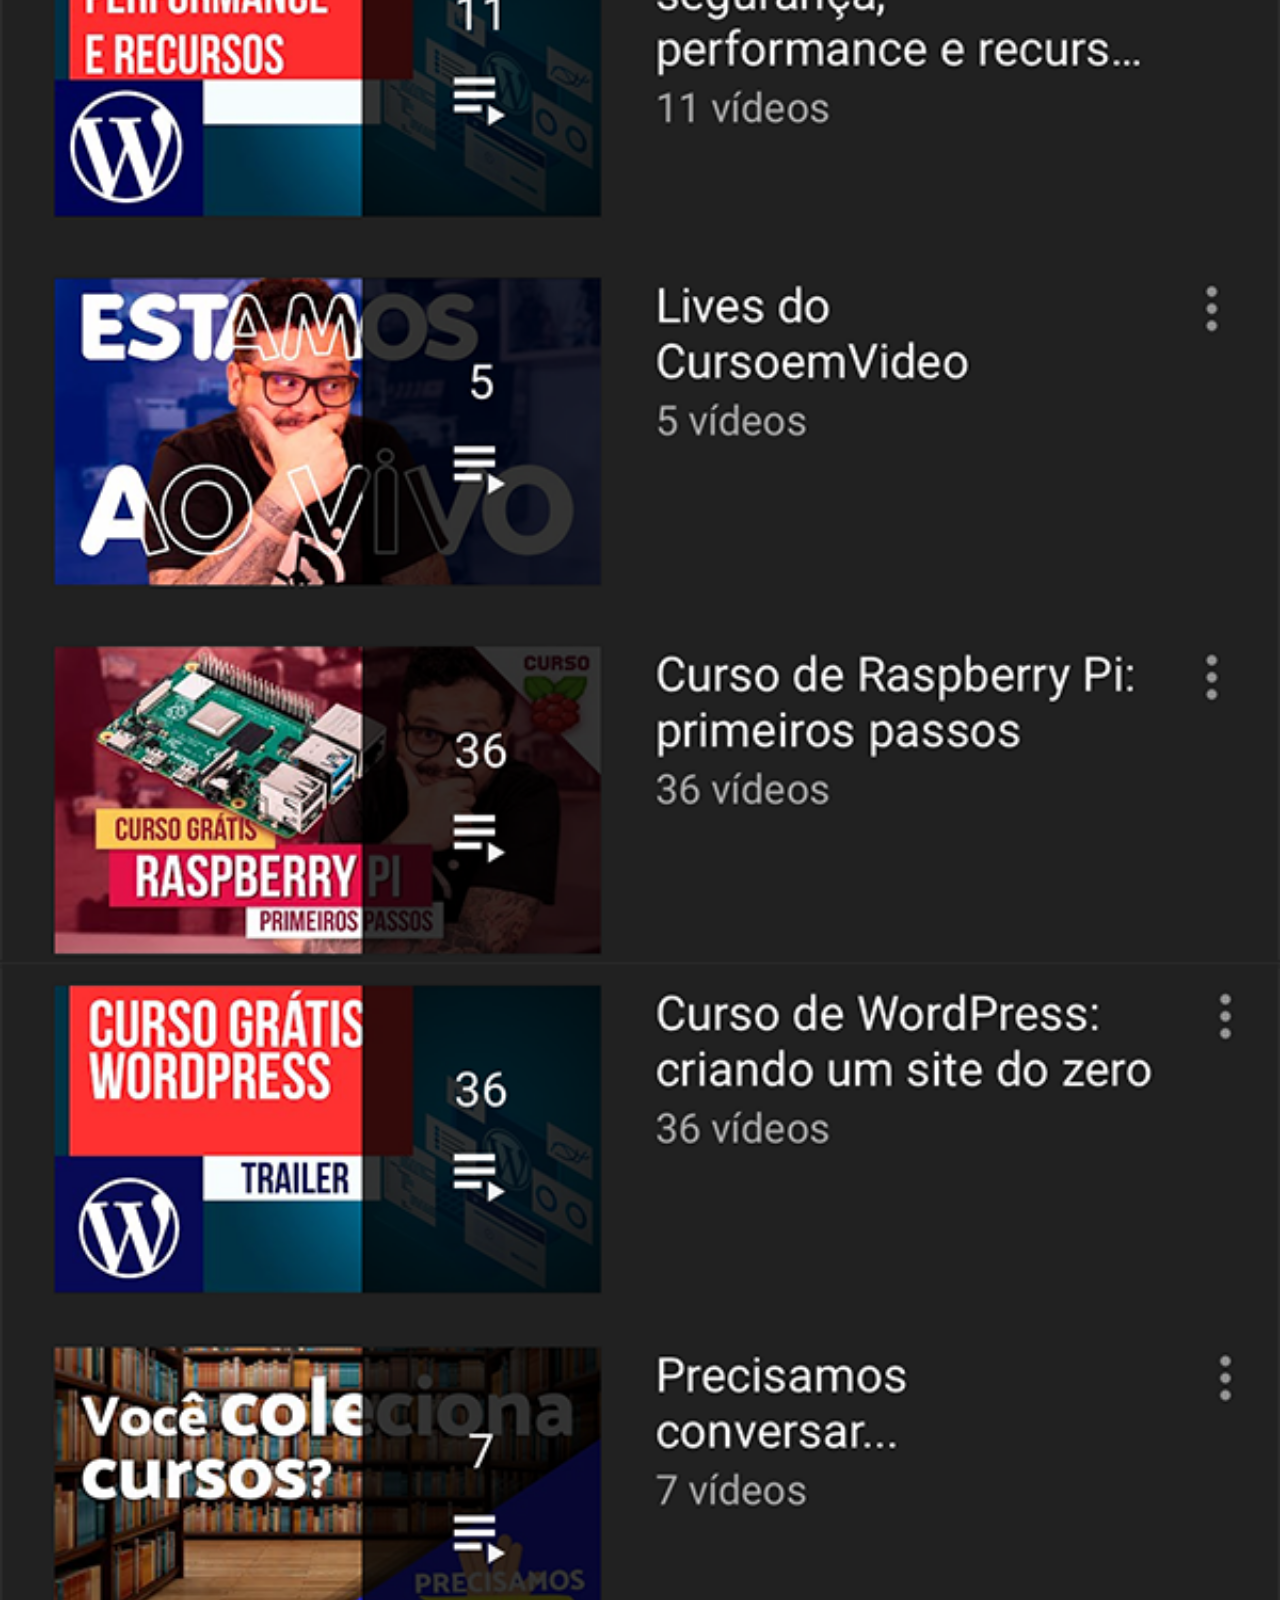
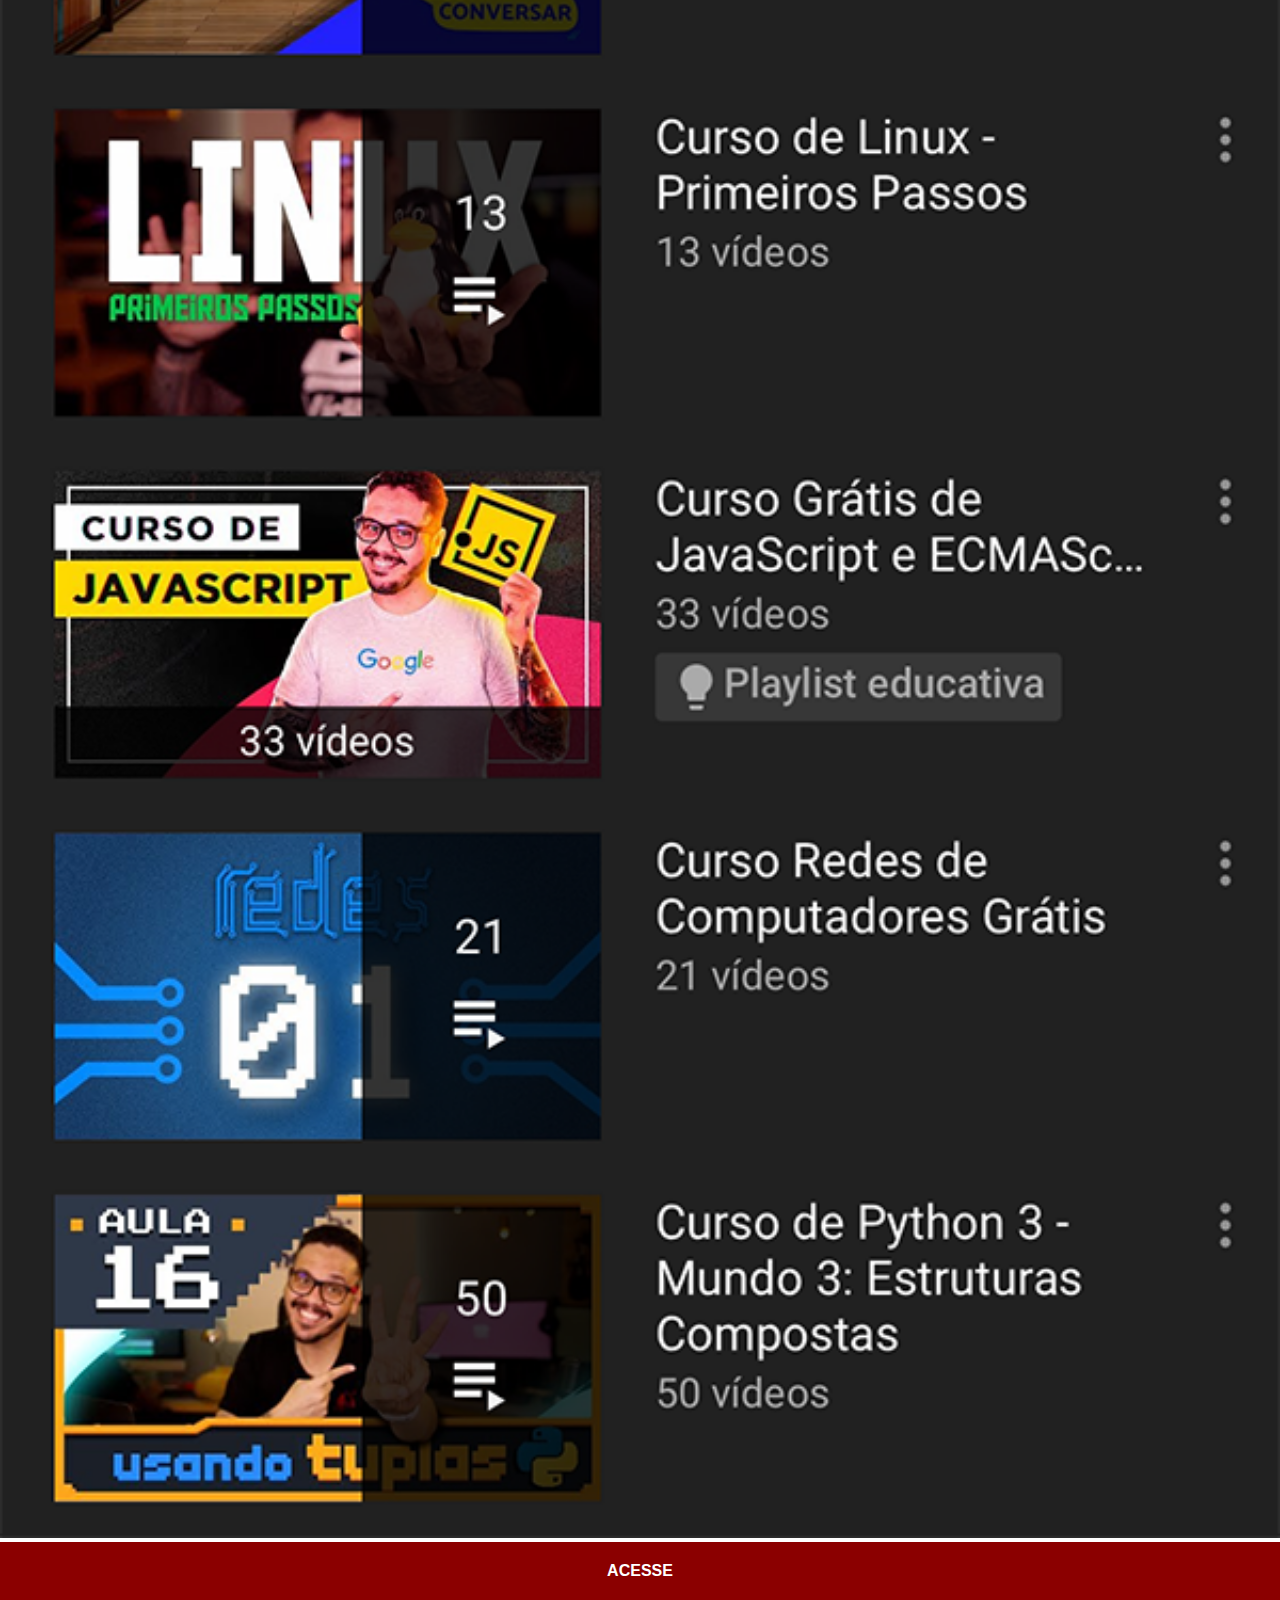
<file: youtube.html>
<!DOCTYPE html>
<html lang="pt-br">
<head>
    <meta charset="UTF-8">
    <meta http-equiv="X-UA-Compatible" content="IE=edge">
    <meta name="viewport" content="width=device-width, initial-scale=1.0">
    <title>YouTube</title>
    <link rel="stylesheet" href="estilos/social.css">
</head>
<body>
    <img src="imagens/tela-youtube.png" alt="">
    <a href="https://www.youtube.com/cursoemvideo/playlists" target="_blank">ACESSE</a>
</body>
</html>
</file>
<file: estilos/style.css>
@charset "UTF-8";

* {
    margin: 0px;
    padding: 0px;
    font-family: Arial, Helvetica, sans-serif;
}

html, body {
    height: 100vh;
    width: 100vw;
    background-color: black;
}

body {
    background: url('../imagens/fundo-madeira.jpg') no-repeat top center;
    background-size: cover;
    background-attachment: fixed;
}

main {
    position: relative;
    height: 100vh;
}

section#telefone {
    position: absolute;
    top: 50%;
    left: 50%;
    transform: translate(-50%, -50%);

    width: 311px;
    height: 627px;
    background: url('../imagens/frame-iphone.png') no-repeat;
}

section#redes-sociais {
    text-align: right;
}

section#redes-sociais img{
    width: 50px;
    margin: 10px;
    border-radius: 50%;
    box-shadow: 2px 2px 5px rgba(0, 0, 0, 0.400);
    box-sizing: border-box;
}

section#redes-sociais img:hover {
    border: 2px solid rgba(255, 255, 255, 0.637);
    transform: translate(-3px, -3px);
    box-shadow: 5px 5px 10px rgba(0, 0, 0, 0.637);
    transition: transform .3s, border 1s;
}

iframe#tela {
    position: relative;
    top: 80px;
    left: 22px;
    width: 267px;
    height: 471px;
}
</file>
<file: estilos/social.css>
@charset "UTF-8";

* {
    margin: 0px;
    padding: 0px;
    font-family: Arial, Helvetica, sans-serif;
}

::-webkit-scrollbar {
    width: 0px;
    height: 0px;
}

img {
    width: 100vw;

}

a {
    display: block;
    background-color: darkred;
    padding: 20px;
    text-align: center;
    font-weight: bolder;
    text-decoration: none;
    color: white;
}

a:hover {
    background-color: red;
}
</file>
